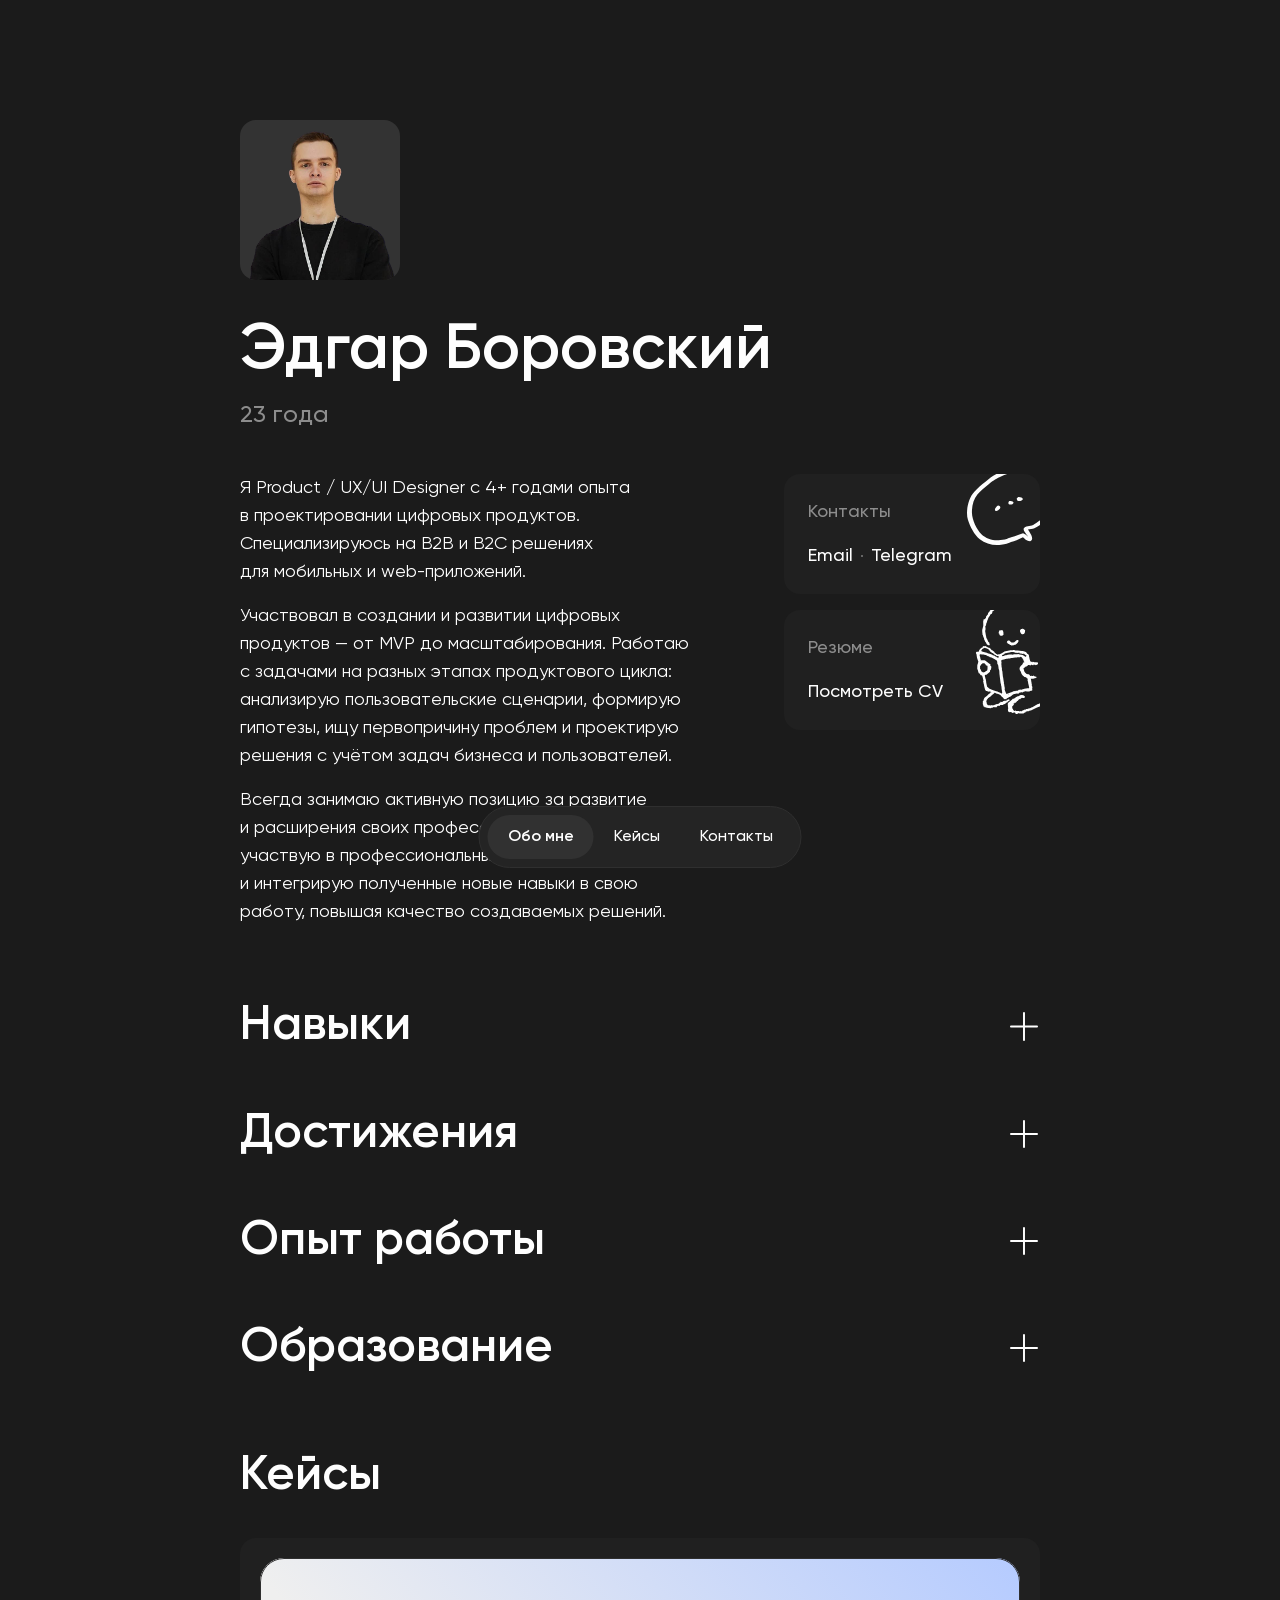
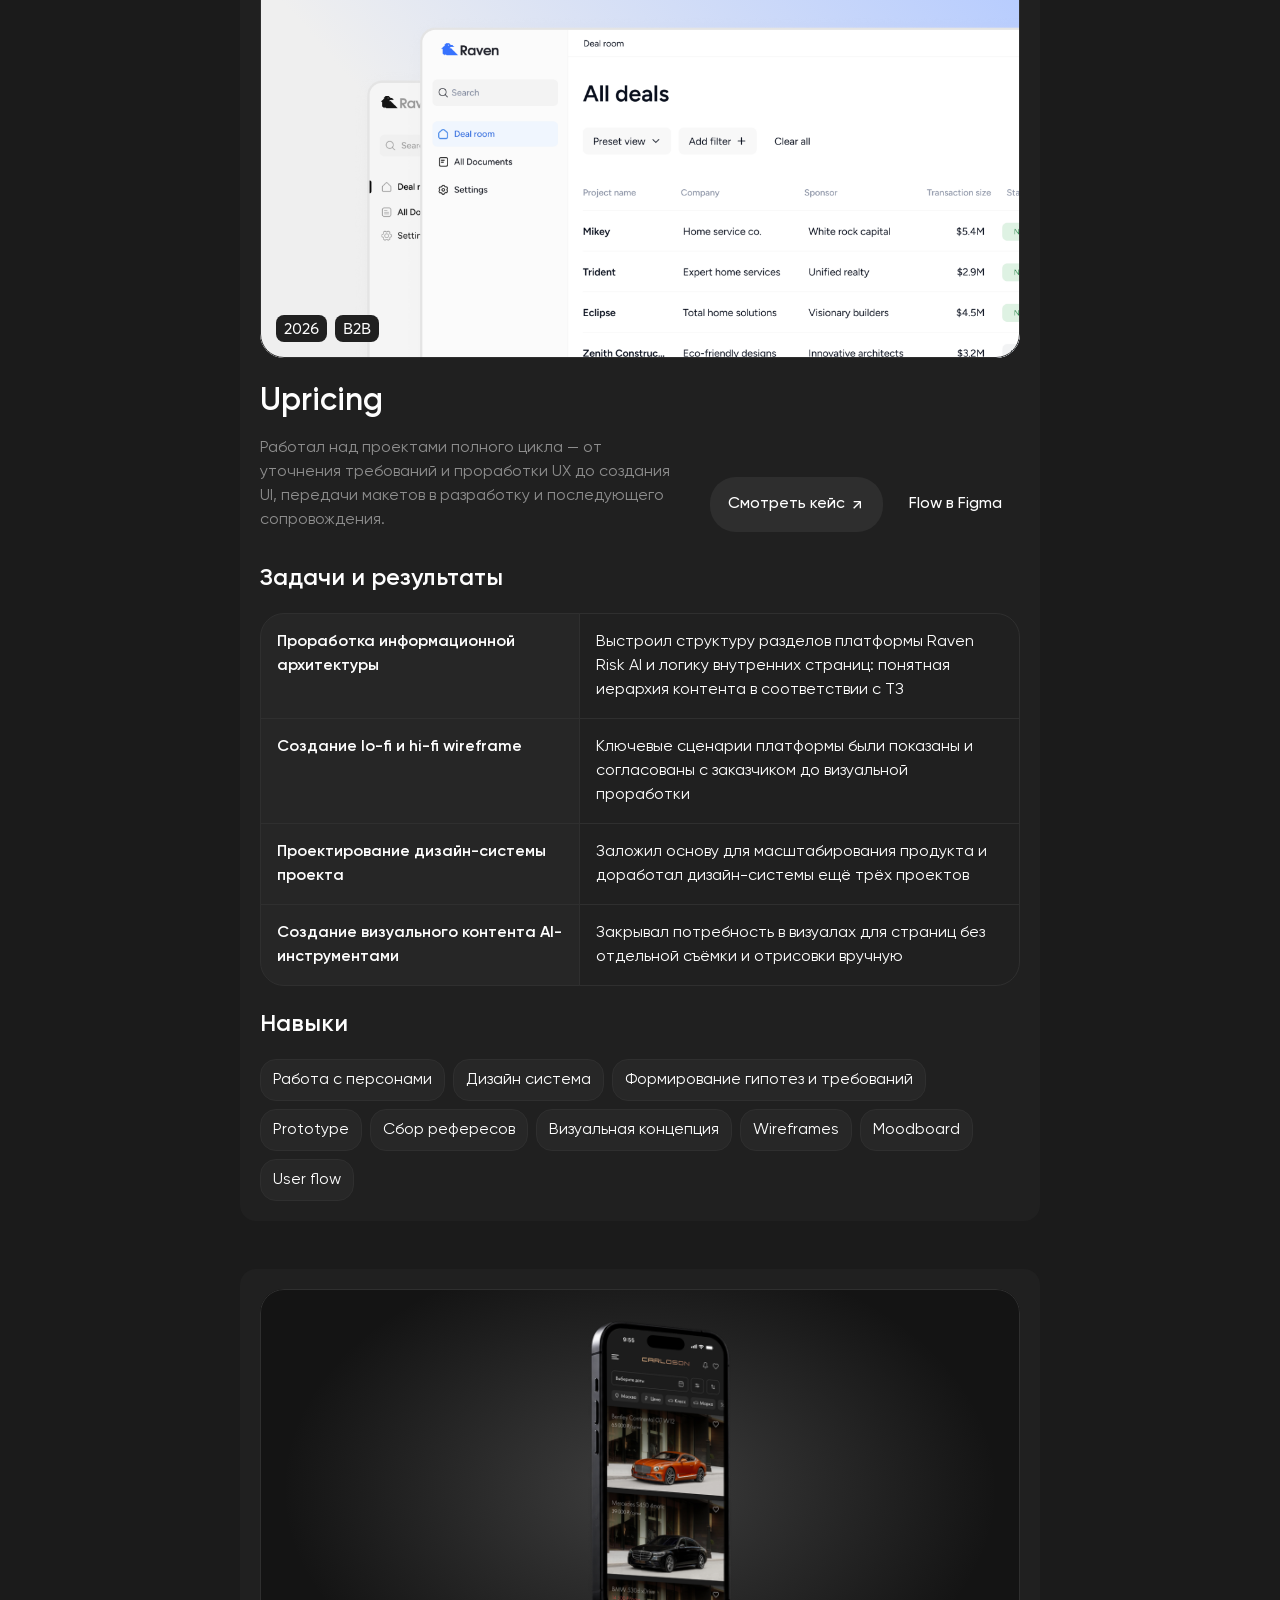
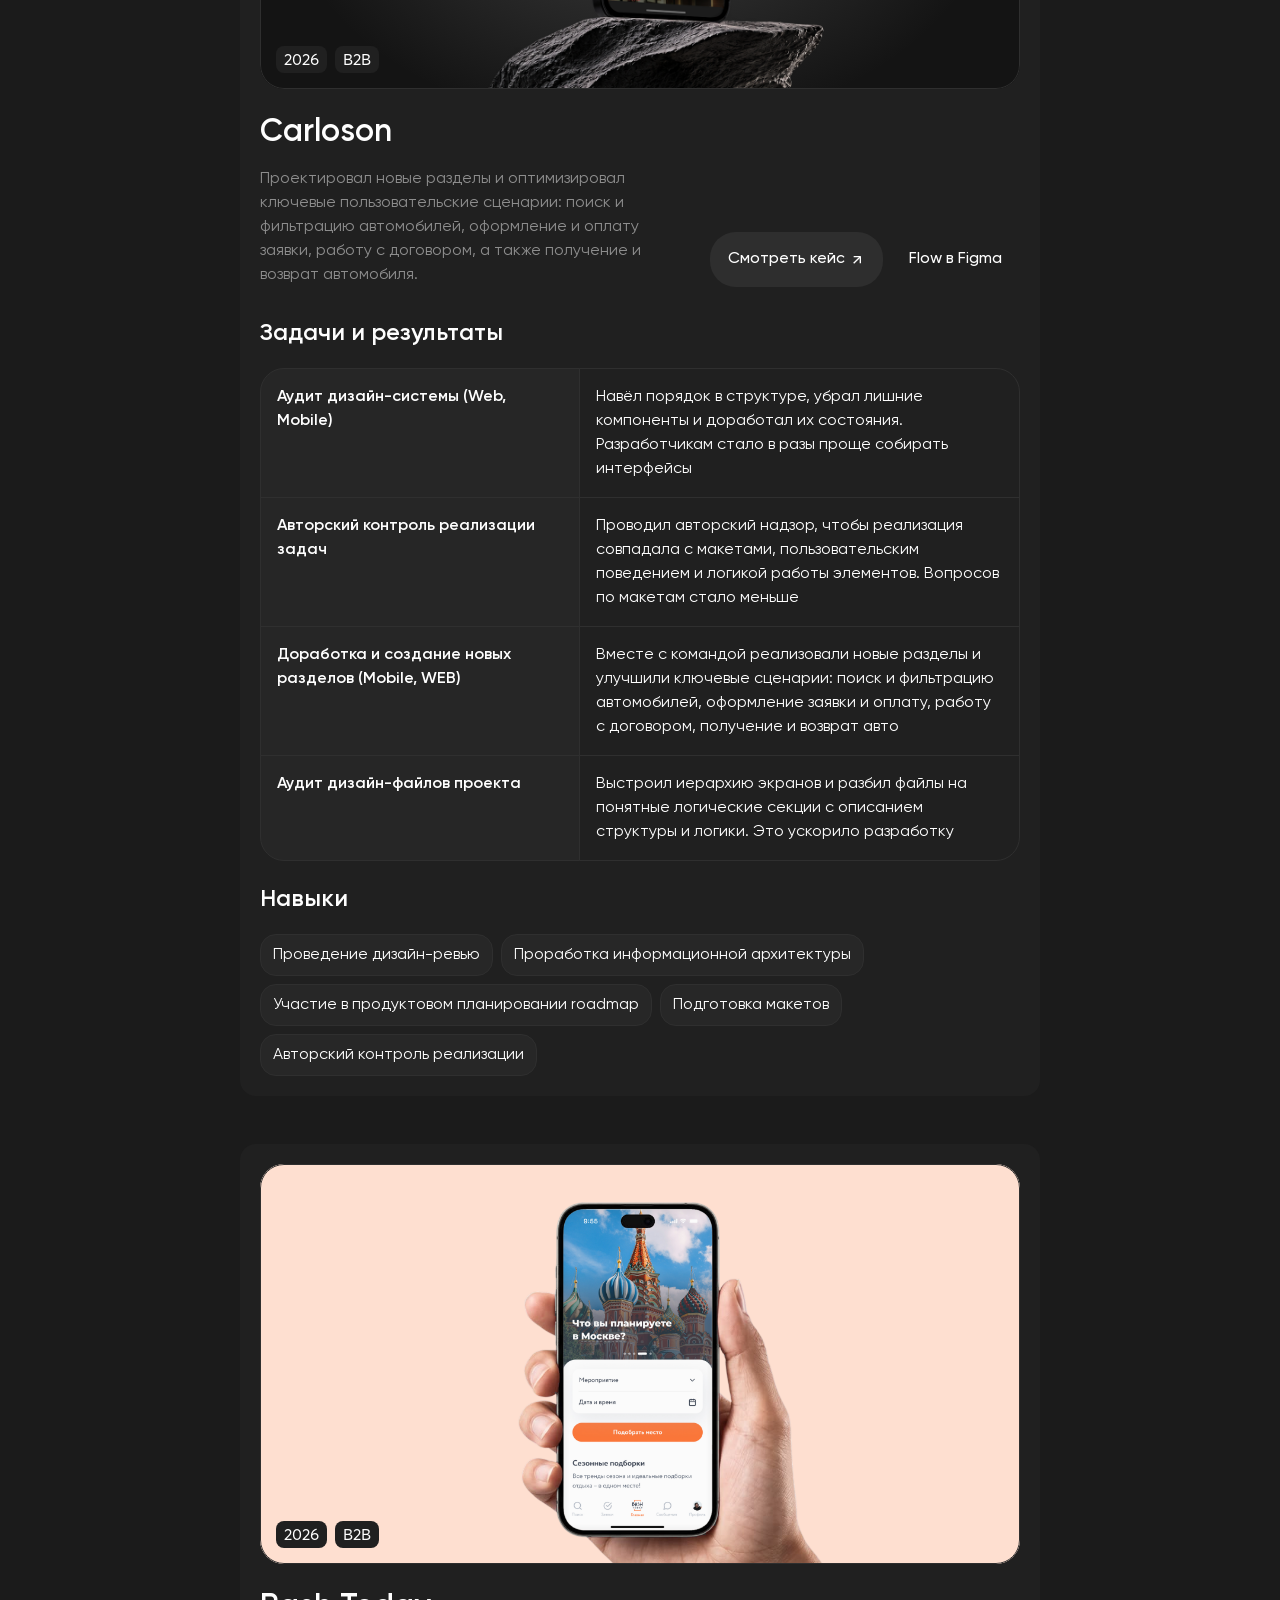
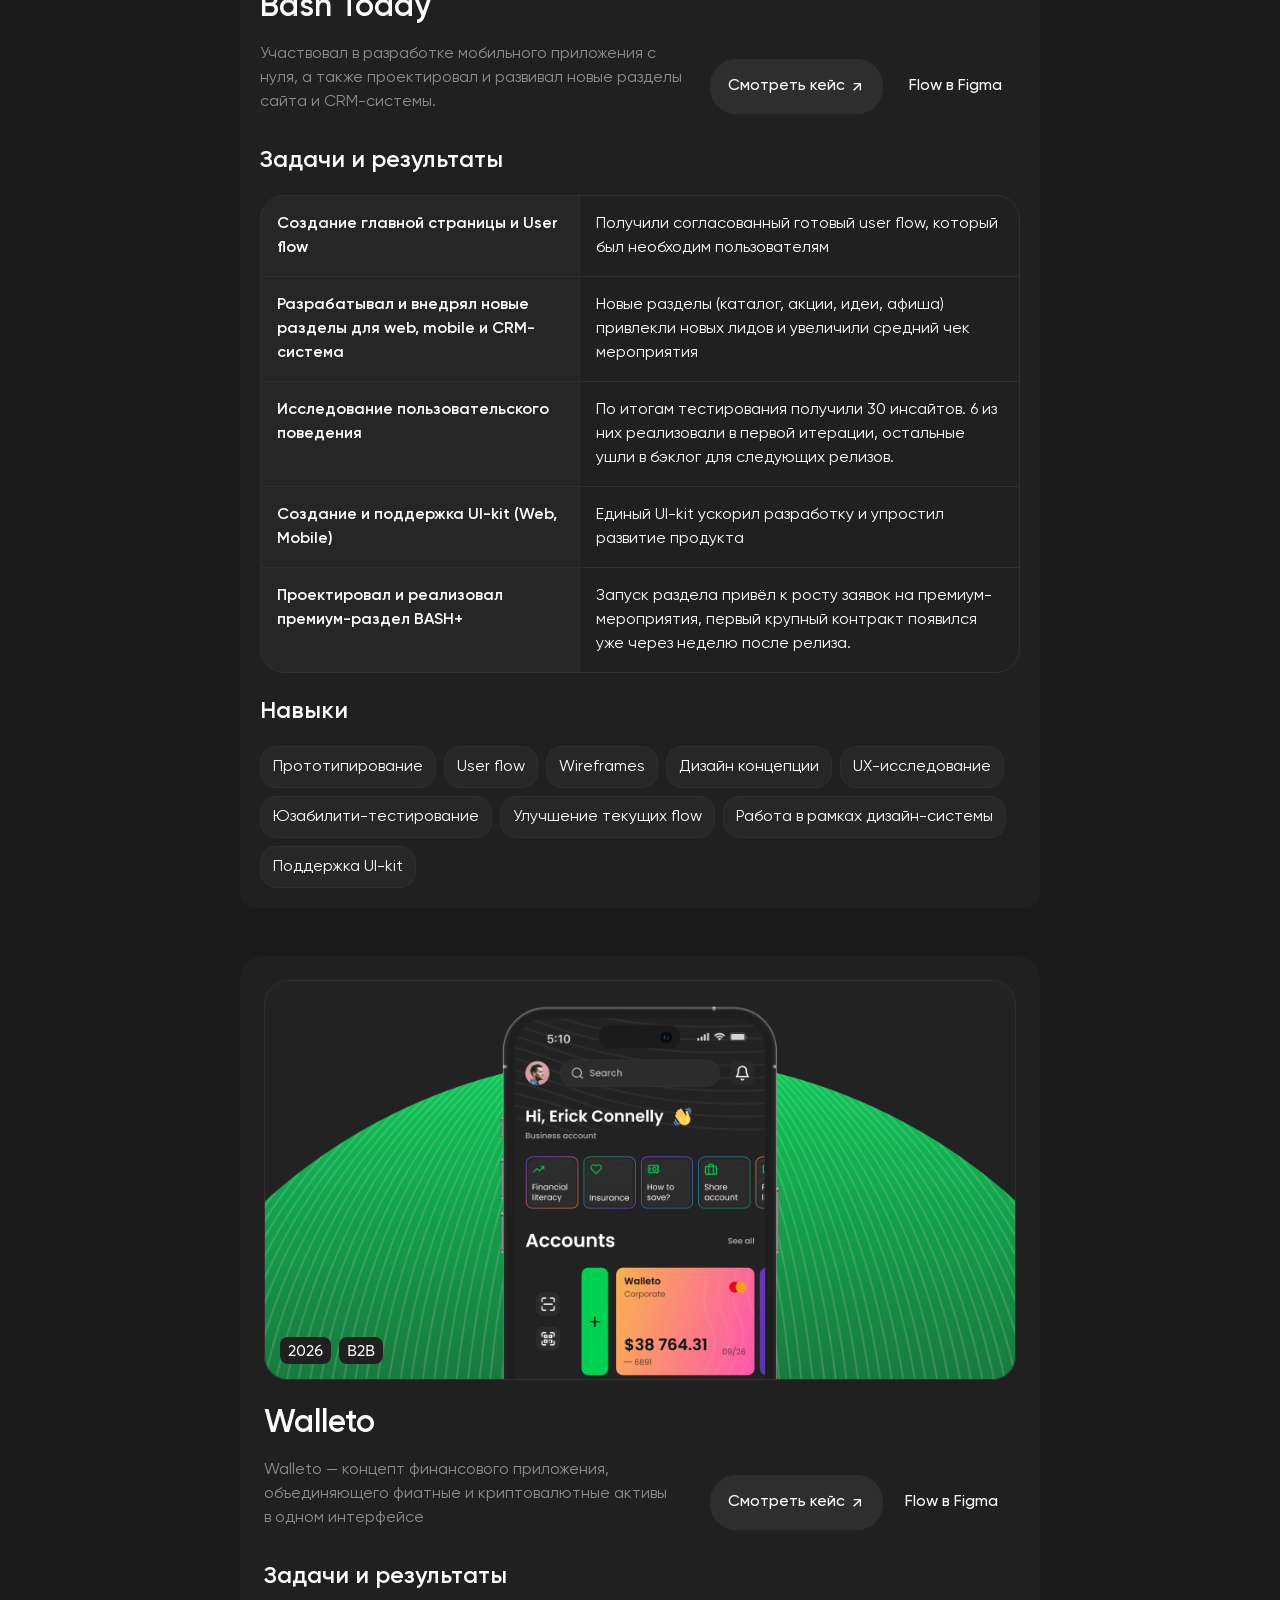
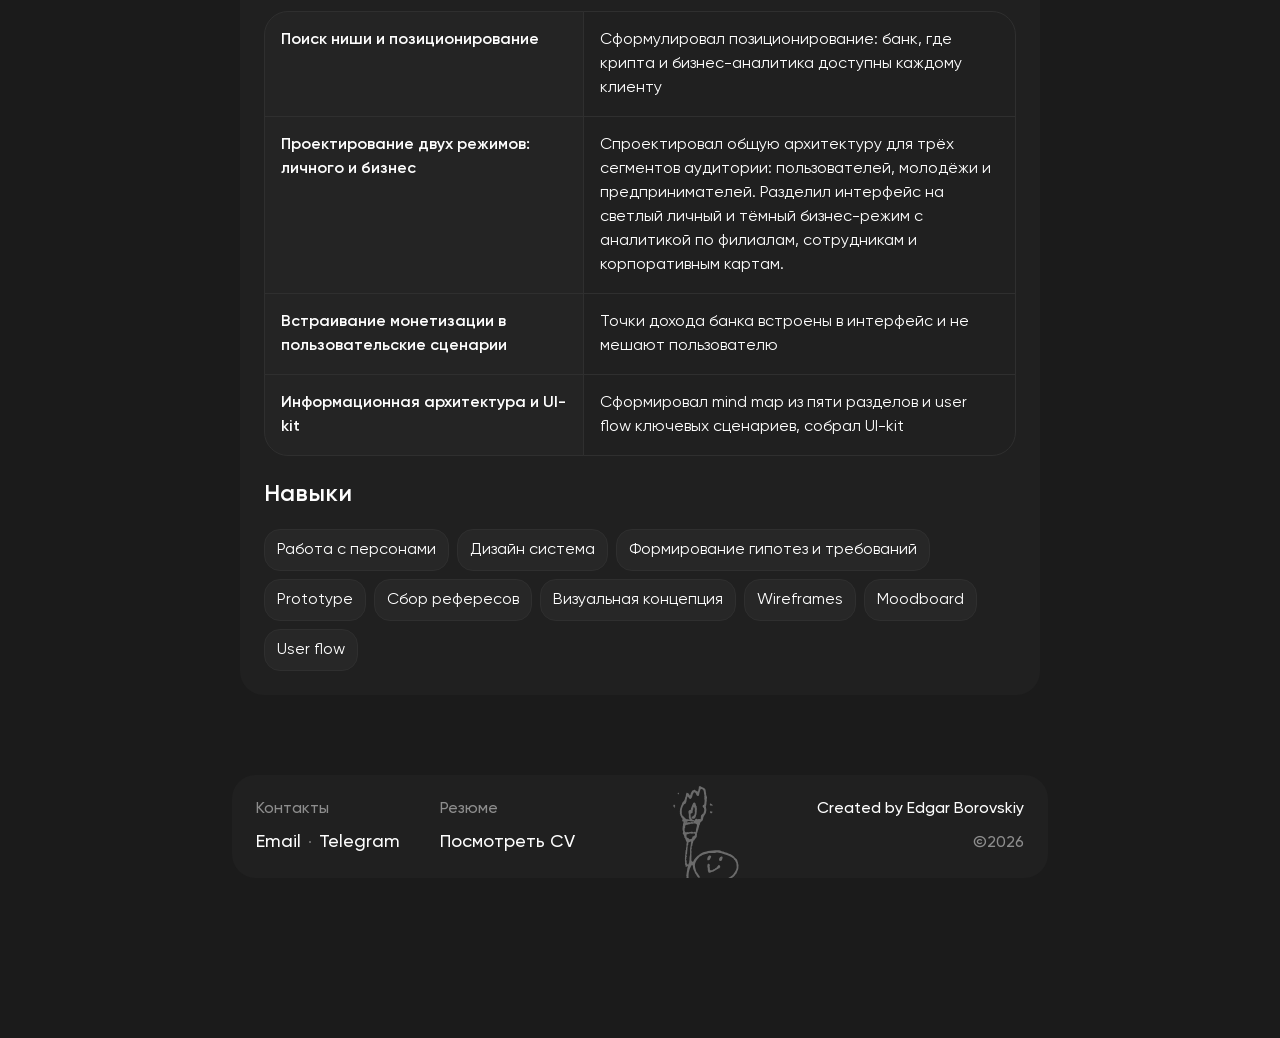
<file: index.html>
<!doctype html>
<html lang="ru">
<head>
  <meta charset="utf-8">
  <meta name="viewport" content="width=device-width, initial-scale=1, viewport-fit=cover">
  <title>Эдгар Боровский — Product / UX/UI Designer</title>
  <link rel="stylesheet" href="styles.css?v=2">
</head>
<body>
  <header class="dock">
    <nav class="nav">
      <a class="is-active" aria-current="true" href="#about">Обо мне</a>
      <a href="#cases">Кейсы</a>
      <a href="#contacts">Контакты</a>
    </nav>
  </header>

  <main class="page">
    <section class="about" id="about">
      <div class="about__head">
        <div class="avatar"><img src="assets/avatar.png" alt="Эдгар Боровский"></div>
        <h1 class="about__name">Эдгар Боровский</h1>
        <p class="about__age">23 года</p>
      </div>

      <div class="about__body">
        <div class="about__text">
          <p>Я Product / UX/UI Designer с&nbsp;4+ годами опыта <br class="wide">в&nbsp;проектировании цифровых продуктов. <br class="wide">Специализируюсь на&nbsp;B2B и&nbsp;B2C решениях <br class="wide">для&nbsp;мобильных и&nbsp;web-приложений.</p>
          <p>Участвовал в&nbsp;создании и&nbsp;развитии цифровых <br class="wide">продуктов — от&nbsp;MVP до&nbsp;масштабирования. Работаю <br class="wide">с&nbsp;задачами на&nbsp;разных этапах продуктового цикла: <br class="wide">анализирую пользовательские сценарии, формирую <br class="wide">гипотезы, ищу первопричину проблем и&nbsp;проектирую <br class="wide">решения с&nbsp;учётом задач бизнеса и&nbsp;пользователей.</p>
          <p>Всегда занимаю активную позицию за&nbsp;развитие <br class="wide">и&nbsp;расширения своих профессиональных навыков, <br class="wide">участвую в&nbsp;профессиональных мероприятиях <br class="wide">и&nbsp;интегрирую полученные новые навыки в&nbsp;свою <br class="wide">работу, повышая качество создаваемых решений.</p>
        </div>

        <aside class="aside" id="contacts">
          <div class="info-card">
            <h2 class="info-card__label">Контакты</h2>
            <div class="info-card__links">
              <a class="link" href="mailto:becker.edgar@yandex.ru">Email</a>
              <img src="assets/dot.svg" alt="" width="2" height="2">
              <a class="link" href="https://t.me/Edgar_Becker" target="_blank" rel="noopener">Telegram</a>
            </div>
            <img class="doodle doodle--contacts" src="assets/doodle-contacts-v2.svg" alt="" width="94.049561" height="77.900146">
          </div>
          <div class="info-card">
            <h2 class="info-card__label">Резюме</h2>
            <a class="info-card__cv link" href="https://drive.google.com/file/d/11G_sTwucUqttYCLiU9U9qrc6_g4dX4Le/view?usp=sharing" target="_blank" rel="noopener">Посмотреть СV</a>
            <img class="doodle doodle--resume" src="assets/doodle-resume-v2.svg" alt="" width="80.848389" height="116.000732">
          </div>
        </aside>
      </div>
    </section>

    <div class="sections">
      <section class="acc">
        <h2><button class="acc__toggle" type="button" aria-expanded="false" aria-controls="panel-skills">
          <span class="acc__title">Навыки</span>
          <span class="acc__icon" aria-hidden="true"><img class="acc__plus" src="assets/plus.svg" alt="" width="28.6667" height="28.6667"><img class="acc__minus" src="assets/minus.svg" alt="" width="28.6667" height="26.6667"></span>
        </button></h2>
        <div class="acc__panel" id="panel-skills" inert>
          <div class="acc__clip">
            <div class="acc__content abilities">
              <div class="abilities__col abilities__col--left">
                <div class="group group--ux">
                  <h3 class="group__title">UX</h3>
                  <div class="tags">
                    <ul><li>Паттерны в дизайне интерфейсов</li></ul>
                    <ul><li>Психология пользователей</li><li>Персоны</li></ul>
                    <ul><li>Исследование <br class="narrow">— количественные и качественные</li></ul>
                    <ul><li>Информационная архитектура</li><li>Wireframing</li></ul>
                    <ul><li>Работа с продуктовыми референсами</li><li>CJM</li></ul>
                    <ul><li>Простота освоения</li><li>Прототипирование</li></ul>
                    <ul><li>Usability</li><li>Консистентность</li><li>Доступность</li></ul>
                    <ul><li>Адаптивность</li><li>Пользовательские сценарии</li></ul>
                  </div>
                </div>
                <div class="group group--ds">
                  <h3 class="group__title">Дизайн системы</h3>
                  <div class="tags">
                    <ul><li>Google Material Design</li></ul>
                    <ul><li>Human Interface Guidelines</li></ul>
                    <ul><li>UberDesignSytem</li></ul>
                    <ul><li>Контур Гайды</li></ul>
                  </div>
                </div>
                <div class="group group--apps">
                  <h3 class="group__title">Работа с программами</h3>
                  <div>
                    <div class="tags">
                      <ul><li>Figma</li><li>Miro</li><li>Пакет Adobe*</li></ul>
                    </div>
                    <p class="note">*Ph,Illustrator, inDesign, AdobeXD</p>
                  </div>
                </div>
              </div>

              <div class="abilities__col abilities__col--right">
                <div class="group group--ui">
                  <h3 class="group__title">UI</h3>
                  <div class="tags">
                    <ul><li>Принципы графического дизайна</li></ul>
                    <ul><li>Работа с типографикой и верстка блоков</li></ul>
                    <ul><li>Модульные сетки</li><li>Работа с цветом</li></ul>
                    <ul><li>Фотографии</li><li>Работа с иллюстрации</li></ul>
                    <ul><li>Работа с иконками</li></ul>
                    <ul><li>Работа с визуальными референсами</li></ul>
                    <ul><li>Создание визуальных концепций</li></ul>
                  </div>
                </div>
                <div class="group group--ai group--ai">
                  <h3 class="group__title">Работа с AI - инструментами</h3>
                  <div class="subgroup">
                    <h4 class="subgroup__title">Визуальный контент</h4>
                    <div>
                      <div class="tags"><ul><li>Nano Banana Pro</li><li>Higgsfield</li></ul></div>
                      <p class="note">Фотоматериалы и видео для страниц и концепций, быстрые визуальные варианты.</p>
                    </div>
                  </div>
                  <div class="subgroup">
                    <h4 class="subgroup__title">Исследования, аналитика, прототипирование</h4>
                    <div>
                      <div class="tags"><ul><li>Perplexity</li><li>ChatGPT</li><li>Claude</li></ul></div>
                      <p class="note">Сбор информации, анализ рынка и конкурентов, структурирование данных, первоначальные варианты макетов, тексты интерфейсов.</p>
                    </div>
                  </div>
                </div>
              </div>
            </div>
          </div>
        </div>
      </section>

      <section class="acc">
        <h2><button class="acc__toggle" type="button" aria-expanded="false" aria-controls="panel-awards">
          <span class="acc__title">Достижения</span>
          <span class="acc__icon" aria-hidden="true"><img class="acc__plus" src="assets/plus.svg" alt="" width="28.6667" height="28.6667"><img class="acc__minus" src="assets/minus.svg" alt="" width="28.6667" height="26.6667"></span>
        </button></h2>
        <div class="acc__panel" id="panel-awards" inert>
          <div class="acc__clip">
            <div class="acc__content awards">
              <article class="award">
                <div class="award__main">
                  <div class="award__photo"><img src="assets/achievement-volga.png" alt="На олимпиаде Volga-IT"></div>
                  <p class="award__text">Трехкратный финалист международной <br class="wide">олимпиады <a class="link" href="https://volga-it.org/" target="_blank" rel="noopener">Volga-IT</a> по компетенции <br class="wide">Web-Design</p>
                </div>
                <ul class="years"><li>2021</li><li>2022</li><li>2024</li></ul>
              </article>
              <article class="award">
                <div class="award__main">
                  <div class="award__art"><img src="assets/achievement-hackathon.svg" alt="" width="239.065" height="223.522"></div>
                  <p class="award__text">Участник Hackathon</p>
                </div>
                <ul class="years"><li>2021</li><li>2022</li></ul>
              </article>
            </div>
          </div>
        </div>
      </section>

      <section class="acc">
        <h2><button class="acc__toggle" type="button" aria-expanded="false" aria-controls="panel-work">
          <span class="acc__title">Опыт работы</span>
          <span class="acc__icon" aria-hidden="true"><img class="acc__plus" src="assets/plus.svg" alt="" width="28.6667" height="28.6667"><img class="acc__minus" src="assets/minus.svg" alt="" width="28.6667" height="26.6667"></span>
        </button></h2>
        <div class="acc__panel" id="panel-work" inert>
          <div class="acc__clip">
            <div class="acc__content jobs">
              <article class="job job--first">
                <div class="job__body">
                  <div class="job__head">
                    <div class="logo logo--uprising"><img src="assets/logo-uprising.png" alt=""></div>
                    <div>
                      <h3 class="job__name">Uprcing.Agency</h3>
                      <p class="job__dates">Сентябрь 2025 — Сентябрь 2026 (1 год 1 месяц)</p>
                    </div>
                  </div>
                  <p>Uprising Agency — международное агентство, специализирующееся на брендинге, веб-<br class="wide">дизайне, разработке цифровых продуктов и создании решений для стартапов. Работал <br class="wide">над проектами полного цикла — от уточнения требований и проработки UX до <br class="wide">создания UI, передачи макетов в разработку и последующего сопровождения.</p>
                  <div class="job__results">
                    <p>Ключевые достижения:</p>
                    <ul>
                      <li>С нуля спроектировал B2B SaaS-платформу Raven Risk AI;</li>
                      <li>Довёл платформу Raven Risk AI до реализации: после авторского аудита <br class="wide">разработки продукт был принят заказчиком в две итерации;</li>
                      <li>Параллельно вел 3 проекта, дорабатывая и масштабируя их дизайн-системы.</li>
                    </ul>
                  </div>
                </div>
                <a class="button button--filled" href="upricing.html" data-case>Смотреть кейс <img src="assets/arrow-up-right.svg" alt="" width="16" height="16"></a>
              </article>

              <article class="job">
                <div class="job__body">
                  <div class="job__head">
                    <div class="logo logo--carloson"><img src="assets/logo-carloson.png" alt=""></div>
                    <div>
                      <h3 class="job__name">Carloson Club</h3>
                      <p class="job__dates">Август 2024 — Сентябрь 2025 (1 год и 2 месяца)</p>
                    </div>
                  </div>
                  <p>Работал в Carloson Club — платформа для премиальной аренды автомобилей онлайн. <br class="wide">Проектировал новые разделы и оптимизировал ключевые пользовательские сценарии: <br class="wide">поиск и фильтрацию автомобилей, оформление и оплату заявки, работу с договором, а <br class="wide">также получение и возврат автомобиля.</p>
                  <div class="job__results">
                    <p>Ключевые достижения:</p>
                    <ul>
                      <li>Сформированная информационная архитектура проекта позволила выстроить <br class="wide">структуру разделов и сократить количество шагов до ключевых действий;</li>
                      <li>Переработанные сценарий фильтрации позволили сократить время на поиск <br class="wide">нужного автомобиля за счёт реализованных гипотез;</li>
                      <li>Проведённые дизайн- аудиты позволил увеличить скорость разработки и снизили <br class="wide">кол-во вопросов по макетам.</li>
                    </ul>
                  </div>
                </div>
                <a class="button button--filled" href="#">Смотреть кейс <img src="assets/arrow-up-right.svg" alt="" width="16" height="16"></a>
              </article>

              <article class="job">
                <div class="job__body">
                  <div class="job__head">
                    <div class="logo logo--bash"><img src="assets/logo-bash.png" alt=""></div>
                    <div>
                      <h3 class="job__name">Bash Today</h3>
                      <p class="job__dates">Июнь 2022 — Август 2024 (2 года и 3 месяца)</p>
                    </div>
                  </div>
                  <p>Работал над развитием Bash Today — онлайн-маркетплейса площадок для проведения <br class="wide">мероприятий, работающего в B2B и B2C сегментах. Участвовал в разработке <br class="wide">мобильного приложения с нуля, а также проектировал и развивал новые разделы <br class="wide">сайта и CRM-системы.</p>
                  <div class="job__results">
                    <p>Ключевые достижения:</p>
                    <ul>
                      <li>Внедрение новых и доработка существующих разделов: Каталог, акции, идеи, <br class="wide">афиша позволило привлечь новых лидов и увеличить средний чек мероприятия;</li>
                      <li>Запуск премиум-раздела BASH+ привёл к росту заявок на проведение мероприятий <br class="wide">высокого уровня и заключению крупного контракта уже через неделю после релиза</li>
                      <li>Участвовал в разработке бонусной системы, проектировал UX-сценарии: <br class="wide">онбординг, получение и использование бонусов, а также реферальный сценарий <br class="wide">в соответствии с требованиями;</li>
                      <li>Довёл до релиза мобильное приложения в App Store и Google Play;</li>
                    </ul>
                  </div>
                </div>
                <a class="button button--filled" href="#">Смотреть кейс <img src="assets/arrow-up-right.svg" alt="" width="16" height="16"></a>
              </article>
            </div>
          </div>
        </div>
      </section>

      <section class="acc">
        <h2><button class="acc__toggle" type="button" aria-expanded="false" aria-controls="panel-study">
          <span class="acc__title">Образование</span>
          <span class="acc__icon" aria-hidden="true"><img class="acc__plus" src="assets/plus.svg" alt="" width="28.6667" height="28.6667"><img class="acc__minus" src="assets/minus.svg" alt="" width="28.6667" height="26.6667"></span>
        </button></h2>
        <div class="acc__panel" id="panel-study" inert>
          <div class="acc__clip">
            <div class="acc__content study">
              <article class="study__card study__card--main">
                <h3 class="study__title">Среднее профессиональное</h3>
                <div class="study__college">
                  <div class="logo logo--college" aria-hidden="true">
                    <span class="part part--0"><img src="assets/college-0.svg" alt=""></span>
                    <span class="part part--1"><img src="assets/college-1.svg" alt=""></span>
                    <span class="part part--2"><img src="assets/college-2.svg" alt=""></span>
                    <span class="part part--3"><img src="assets/college-3.svg" alt=""></span>
                    <span class="part part--4"><img src="assets/college-4.svg" alt=""></span>
                    <span class="part part--5"><img src="assets/college-5.svg" alt=""></span>
                    <span class="part part--6"><img src="assets/college-6.svg" alt=""></span>
                    <span class="part part--7"><img src="assets/college-7.svg" alt=""></span>
                  </div>
                  <a class="study__link link" href="https://spo35-vksiit.gosuslugi.ru/" target="_blank" rel="noopener">Вологодский колледж связи <br>и информационных технологий</a>
                  <p>В Июне 2023 года получил диплом об окончании <br class="wide">средне-специального образования по профилю <br class="wide">Информационные системы и программирование, <br class="wide">разработчик веб и мультимедийных приложений.</p>
                </div>
                <p class="study__date">Сентябрь 2019 — Июль 2023 <br class="narrow">(3 года 10 месяцев)</p>
              </article>
              <article class="study__card study__card--extra">
                <h3 class="study__title">Дополнительное обучение</h3>
                <ul class="courses">
                  <li>
                    <div class="logo logo--disarto"><img src="assets/logo-disarto.png" alt=""></div>
                    <div class="course">
                      <p class="course__row"><span class="course__name">UX/UI Designer</span> <span class="course__date">Май 2023</span></p>
                      <a class="course__school" href="https://www.youtube.com/channel/UCZQclF2l8YE-gSqIbjGlkUg" target="_blank" rel="noopener">Disarto.Academy</a>
                    </div>
                  </li>
                  <li>
                    <div class="logo logo--figma"><img src="assets/logo-figma.png" alt=""></div>
                    <div class="course">
                      <p class="course__row"><span class="course__name">Super Figma</span> <span class="course__date">Декабрь 2021</span></p>
                      <a class="course__school" href="https://cloudlessons.ru/v/400/" target="_blank" rel="noopener">VideoSmile</a>
                    </div>
                  </li>
                </ul>
              </article>
            </div>
          </div>
        </div>
      </section>
    </div>

    <section id="cases">
      <h2 class="cases__title">Кейсы</h2>
      <div class="cases__list">
      <article class="case">
        <div class="case__top">
          <div class="cover cover--upricing">
            <img src="assets/cover-upricing.png" alt="Экран проекта Upricing">
            <ul class="cover__tags">
              <li>2026</li>
              <li>B2B</li>
            </ul>
          </div>
          <div class="case__info">
            <div class="case__about">
              <h3 class="case__name">Upricing</h3>
              <p class="case__desc">Работал над проектами полного цикла — от уточнения требований и проработки UX до создания UI, передачи макетов в разработку и последующего сопровождения.</p>
            </div>
            <div class="case__buttons">
              <a class="button button--filled" href="upricing.html" data-case>
                Смотреть кейс
                <img src="assets/arrow-up-right.svg" alt="" width="16" height="16">
              </a>
              <a class="button button--flow" href="#">Flow в Figma</a>
            </div>
          </div>
        </div>
        <div class="case__details">
          <div class="block">
            <h4 class="block__title">Задачи и результаты</h4>
            <div class="table-wrap">
              <ul class="table">
              <li class="table__row">
                <p class="table__task">Проработка информационной архитектуры</p>
                <p class="table__result">Выстроил структуру разделов платформы Raven Risk AI и логику внутренних страниц: понятная иерархия контента в соответствии с ТЗ</p>
              </li>
              <li class="table__row">
                <p class="table__task">Создание lo-fi и hi-fi wireframe</p>
                <p class="table__result">Ключевые сценарии платформы были показаны и согласованы с заказчиком до визуальной проработки</p>
              </li>
              <li class="table__row">
                <p class="table__task">Проектирование дизайн-системы проекта</p>
                <p class="table__result">Заложил основу для масштабирования продукта и доработал дизайн-системы ещё трёх проектов</p>
              </li>
              <li class="table__row">
                <p class="table__task">Создание визуального контента AI-инструментами</p>
                <p class="table__result">Закрывал потребность в визуалах для страниц без отдельной съёмки и отрисовки вручную</p>
              </li>
              </ul>
              <button class="button button--filled table-more" type="button" aria-expanded="false" data-more="Посмотреть ещё 2 задачи">Посмотреть ещё 2 задачи</button>
            </div>
          </div>
          <div class="block">
            <h4 class="block__title">Навыки</h4>
            <ul class="skills">
              <li>Работа с персонами</li>
              <li>Дизайн система</li>
              <li>Формирование гипотез и требований</li>
              <li>Prototype</li>
              <li>Сбор рефересов</li>
              <li>Визуальная концепция</li>
              <li>Wireframes</li>
              <li>Moodboard</li>
              <li>User flow</li>
            </ul>
          </div>
        </div>
      </article>

      <article class="case">
        <div class="case__top">
          <div class="cover cover--carloson">
            <img src="assets/cover-carloson.png" alt="Экран проекта Carloson">
            <ul class="cover__tags">
              <li>2026</li>
              <li>B2B</li>
            </ul>
          </div>
          <div class="case__info">
            <div class="case__about">
              <h3 class="case__name">Carloson</h3>
              <p class="case__desc">Проектировал новые разделы и оптимизировал ключевые пользовательские сценарии: поиск и фильтрацию автомобилей, оформление и оплату заявки, работу с договором, а также получение и возврат автомобиля.</p>
            </div>
            <div class="case__buttons">
              <a class="button button--filled" href="#">
                Смотреть кейс
                <img src="assets/arrow-up-right.svg" alt="" width="16" height="16">
              </a>
              <a class="button button--flow" href="#">Flow в Figma</a>
            </div>
          </div>
        </div>
        <div class="case__details">
          <div class="block">
            <h4 class="block__title">Задачи и результаты</h4>
            <div class="table-wrap">
              <ul class="table">
              <li class="table__row">
                <p class="table__task">Аудит дизайн-системы (Web, Mobile)</p>
                <p class="table__result">Навёл порядок в структуре, убрал лишние компоненты и доработал их состояния. Разработчикам стало в разы проще собирать интерфейсы</p>
              </li>
              <li class="table__row">
                <p class="table__task">Авторский контроль реализации задач</p>
                <p class="table__result">Проводил авторский надзор, чтобы реализация совпадала с макетами, пользовательским поведением и логикой работы элементов. Вопросов по макетам стало меньше</p>
              </li>
              <li class="table__row">
                <p class="table__task">Доработка и создание новых разделов (Mobile, WEB)</p>
                <p class="table__result">Вместе с командой реализовали новые разделы и улучшили ключевые сценарии: поиск и фильтрацию автомобилей, оформление заявки и оплату, работу с договором, получение и возврат авто</p>
              </li>
              <li class="table__row">
                <p class="table__task">Аудит дизайн-файлов проекта</p>
                <p class="table__result">Выстроил иерархию экранов и разбил файлы на понятные логические секции с описанием структуры и логики. Это ускорило разработку</p>
              </li>
              </ul>
              <button class="button button--filled table-more" type="button" aria-expanded="false" data-more="Посмотреть ещё 2 задачи">Посмотреть ещё 2 задачи</button>
            </div>
          </div>
          <div class="block">
            <h4 class="block__title">Навыки</h4>
            <ul class="skills">
              <li>Проведение дизайн-ревью</li>
              <li>Проработка информационной архитектуры</li>
              <li>Участие в продуктовом планировании roadmap</li>
              <li>Подготовка макетов</li>
              <li>Авторский контроль реализации</li>
            </ul>
          </div>
        </div>
      </article>

      <article class="case">
        <div class="case__top">
          <div class="cover cover--bash">
            <img src="assets/cover-bash-today.png" alt="Экран проекта Bash Today">
            <ul class="cover__tags">
              <li>2026</li>
              <li>B2B</li>
            </ul>
          </div>
          <div class="case__info">
            <div class="case__about">
              <h3 class="case__name">Bash Today</h3>
              <p class="case__desc">Участвовал в разработке мобильного приложения с нуля, а также проектировал и развивал новые разделы сайта и CRM-системы.</p>
            </div>
            <div class="case__buttons">
              <a class="button button--filled" href="#">
                Смотреть кейс
                <img src="assets/arrow-up-right.svg" alt="" width="16" height="16">
              </a>
              <a class="button button--flow" href="#">Flow в Figma</a>
            </div>
          </div>
        </div>
        <div class="case__details">
          <div class="block">
            <h4 class="block__title">Задачи и результаты</h4>
            <div class="table-wrap">
              <ul class="table">
              <li class="table__row">
                <p class="table__task">Создание главной страницы и User flow</p>
                <p class="table__result">Получили согласованный готовый user flow, который был необходим пользователям</p>
              </li>
              <li class="table__row">
                <p class="table__task">Разрабатывал и внедрял новые разделы для web, mobile и CRM-система</p>
                <p class="table__result">Новые разделы (каталог, акции, идеи, афиша) привлекли новых лидов и увеличили средний чек мероприятия</p>
              </li>
              <li class="table__row">
                <p class="table__task">Исследование пользовательского поведения</p>
                <p class="table__result">По итогам тестирования получили 30 инсайтов. 6 из них реализовали в первой итерации, остальные ушли в бэклог для следующих релизов.</p>
              </li>
              <li class="table__row">
                <p class="table__task">Создание и поддержка UI-kit (Web, Mobile)</p>
                <p class="table__result">Единый UI-kit ускорил разработку и упростил развитие продукта</p>
              </li>
              <li class="table__row">
                <p class="table__task">Проектировал и реализовал премиум-раздел BASH+</p>
                <p class="table__result">Запуск раздела привёл к росту заявок на премиум-мероприятия, первый крупный контракт появился уже через неделю после релиза.</p>
              </li>
              </ul>
              <button class="button button--filled table-more" type="button" aria-expanded="false" data-more="Посмотреть ещё 3 задачи">Посмотреть ещё 3 задачи</button>
            </div>
          </div>
          <div class="block">
            <h4 class="block__title">Навыки</h4>
            <ul class="skills">
              <li>Прототипирование</li>
              <li>User flow</li>
              <li>Wireframes</li>
              <li>Дизайн концепции</li>
              <li>UX-исследование</li>
              <li>Юзабилити-тестирование</li>
              <li>Улучшение текущих flow</li>
              <li>Работа в рамках дизайн-системы</li>
              <li>Поддержка UI-kit</li>
            </ul>
          </div>
        </div>
      </article>

      <article class="case case--walleto">
        <div class="case__top">
          <div class="cover cover--walleto">
            <img src="assets/cover-walleto.png" alt="Экран проекта Walleto">
            <ul class="cover__tags">
              <li>2026</li>
              <li>B2B</li>
            </ul>
          </div>
          <div class="case__info">
            <div class="case__about">
              <h3 class="case__name">Walleto</h3>
              <p class="case__desc">Walleto — концепт финансового приложения, объединяющего фиатные и криптовалютные активы <br class="wide">в одном интерфейсе</p>
            </div>
            <div class="case__buttons">
              <a class="button button--filled" href="#">
                Смотреть кейс
                <img src="assets/arrow-up-right.svg" alt="" width="16" height="16">
              </a>
              <a class="button button--flow" href="#">Flow в Figma</a>
            </div>
          </div>
        </div>
        <div class="case__details">
          <div class="block">
            <h4 class="block__title">Задачи и результаты</h4>
            <div class="table-wrap">
              <ul class="table">
              <li class="table__row">
                <p class="table__task">Поиск ниши и позиционирование</p>
                <p class="table__result">Сформулировал позиционирование: банк, где крипта и бизнес-аналитика доступны каждому клиенту</p>
              </li>
              <li class="table__row">
                <p class="table__task">Проектирование двух режимов: личного и бизнес</p>
                <p class="table__result">Спроектировал общую архитектуру для трёх сегментов аудитории: пользователей, молодёжи и предпринимателей. Разделил интерфейс на светлый личный и тёмный бизнес-режим с аналитикой по филиалам, сотрудникам и корпоративным картам.</p>
              </li>
              <li class="table__row">
                <p class="table__task">Встраивание монетизации в пользовательские сценарии</p>
                <p class="table__result">Точки дохода банка встроены в интерфейс и не мешают пользователю</p>
              </li>
              <li class="table__row">
                <p class="table__task">Информационная архитектура и UI-kit</p>
                <p class="table__result">Сформировал mind map из пяти разделов и user flow ключевых сценариев, собрал UI-kit</p>
              </li>
              </ul>
              <button class="button button--filled table-more" type="button" aria-expanded="false" data-more="Посмотреть ещё 2 задачи">Посмотреть ещё 2 задачи</button>
            </div>
          </div>
          <div class="block">
            <h4 class="block__title">Навыки</h4>
            <ul class="skills">
              <li>Работа с персонами</li>
              <li>Дизайн система</li>
              <li>Формирование гипотез и требований</li>
              <li>Prototype</li>
              <li>Сбор рефересов</li>
              <li>Визуальная концепция</li>
              <li>Wireframes</li>
              <li>Moodboard</li>
              <li>User flow</li>
            </ul>
          </div>
        </div>
      </article>
      </div>
    </section>
  </main>

  <footer class="footer">
    <div class="footer__card">
      <div class="footer__links">
        <div class="footer__col">
          <p class="footer__label">Контакты</p>
          <div class="footer__row">
            <a class="link" href="mailto:becker.edgar@yandex.ru">Email</a>
            <img src="assets/dot.svg" alt="" width="2" height="2">
            <a class="link" href="https://t.me/Edgar_Becker" target="_blank" rel="noopener">Telegram</a>
          </div>
        </div>
        <div class="footer__col">
          <p class="footer__label">Резюме</p>
          <div class="footer__row"><a class="link" href="https://drive.google.com/file/d/11G_sTwucUqttYCLiU9U9qrc6_g4dX4Le/view?usp=sharing" target="_blank" rel="noopener">Посмотреть СV</a></div>
        </div>
      </div>
      <div class="footer__sign">
        <p>Created by Edgar Borovskiy</p>
        <p class="footer__year">©2026</p>
      </div>
      <picture>
        <source media="(max-width: 839px)" srcset="assets/doodle-footer-mobile.svg" width="176" height="176">
        <img class="footer__doodle" src="assets/doodle-footer.svg" alt="" width="130" height="130">
      </picture>
    </div>
  </footer>
  <script src="script.js?v=2"></script>
</body>
</html>
</file>
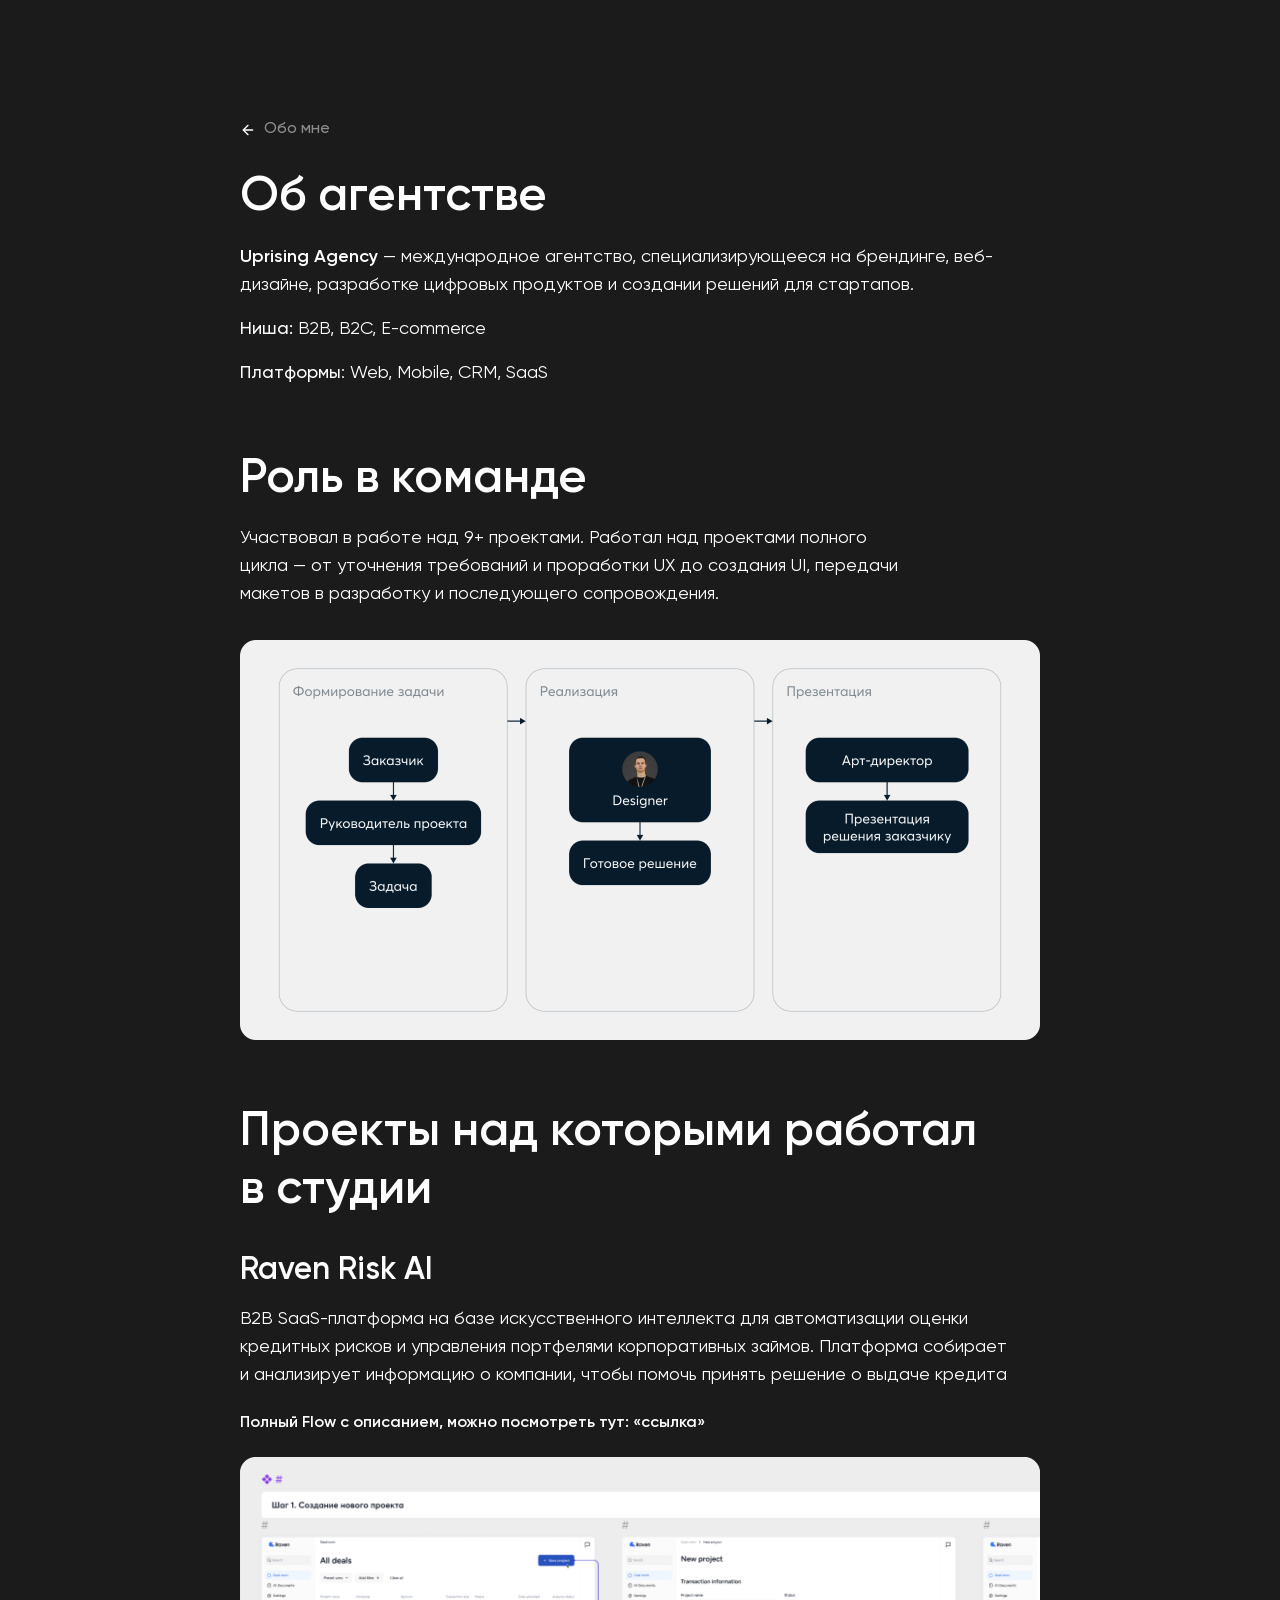
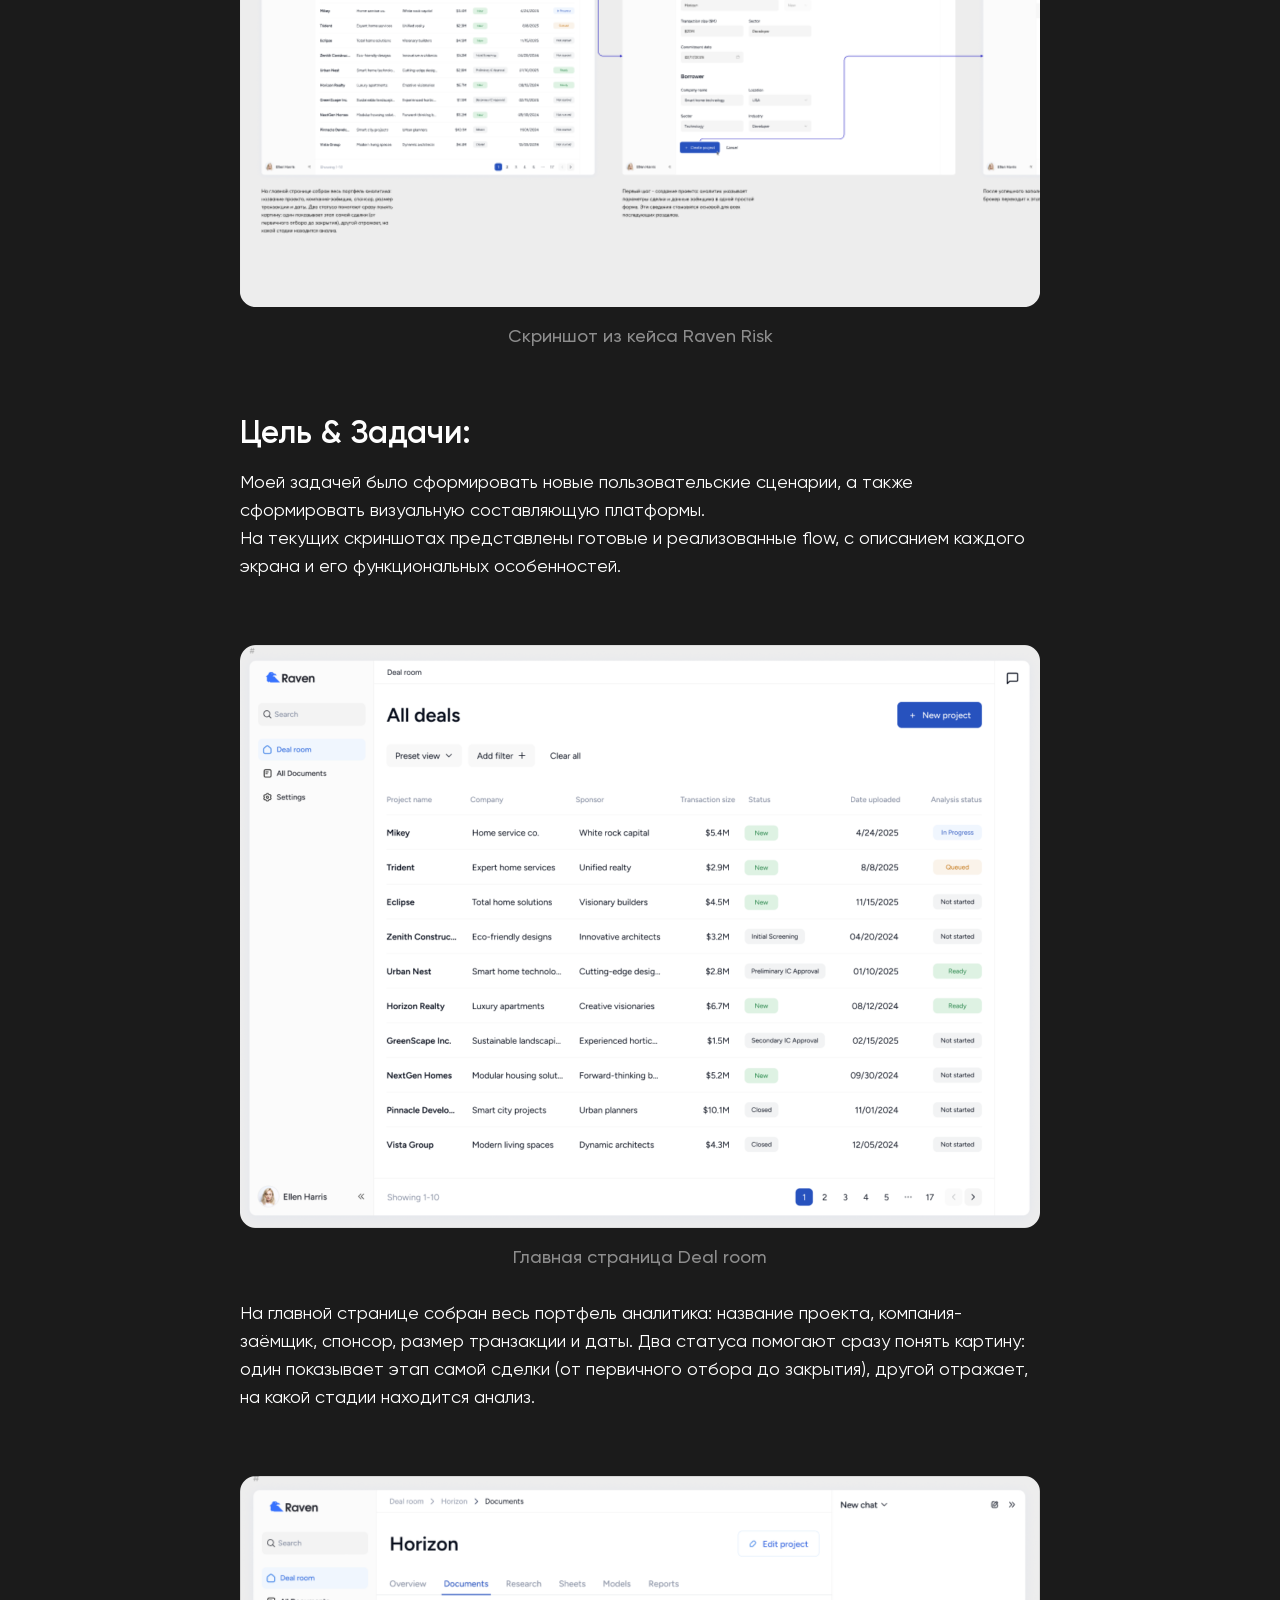
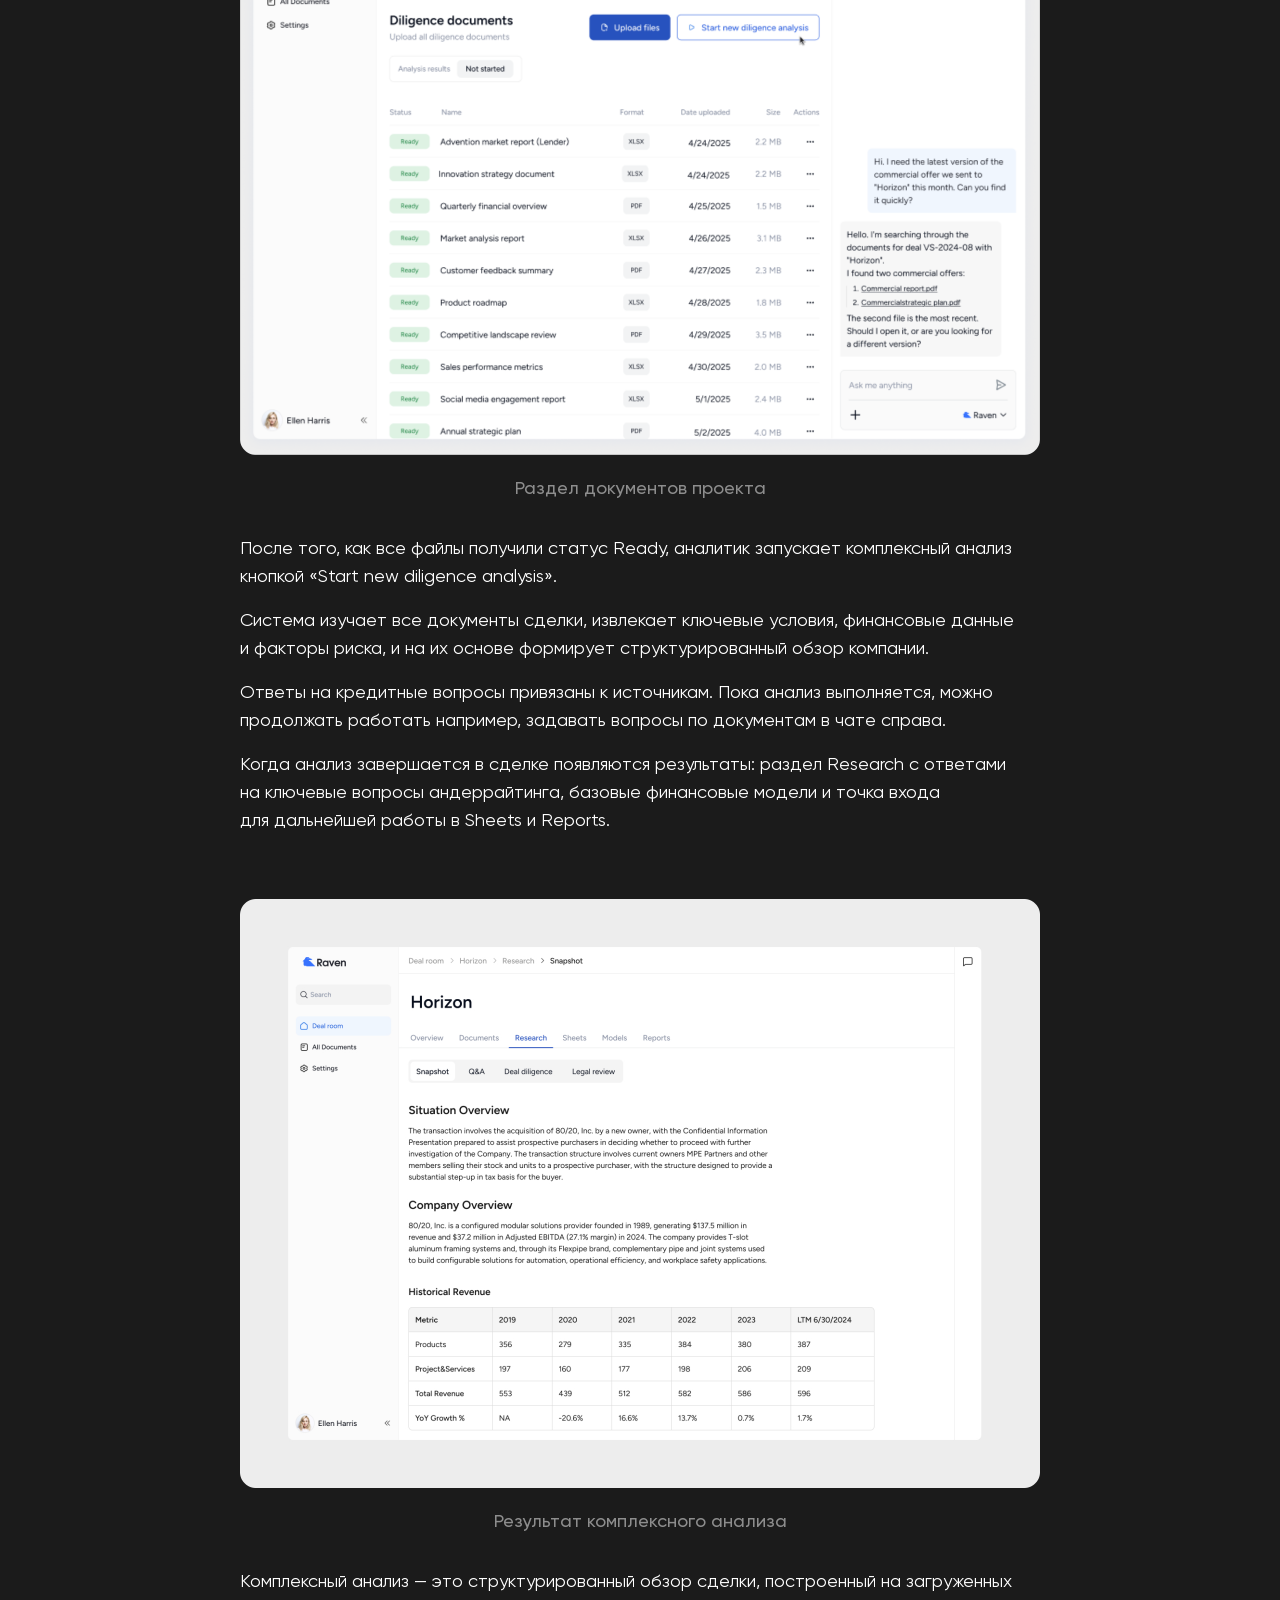
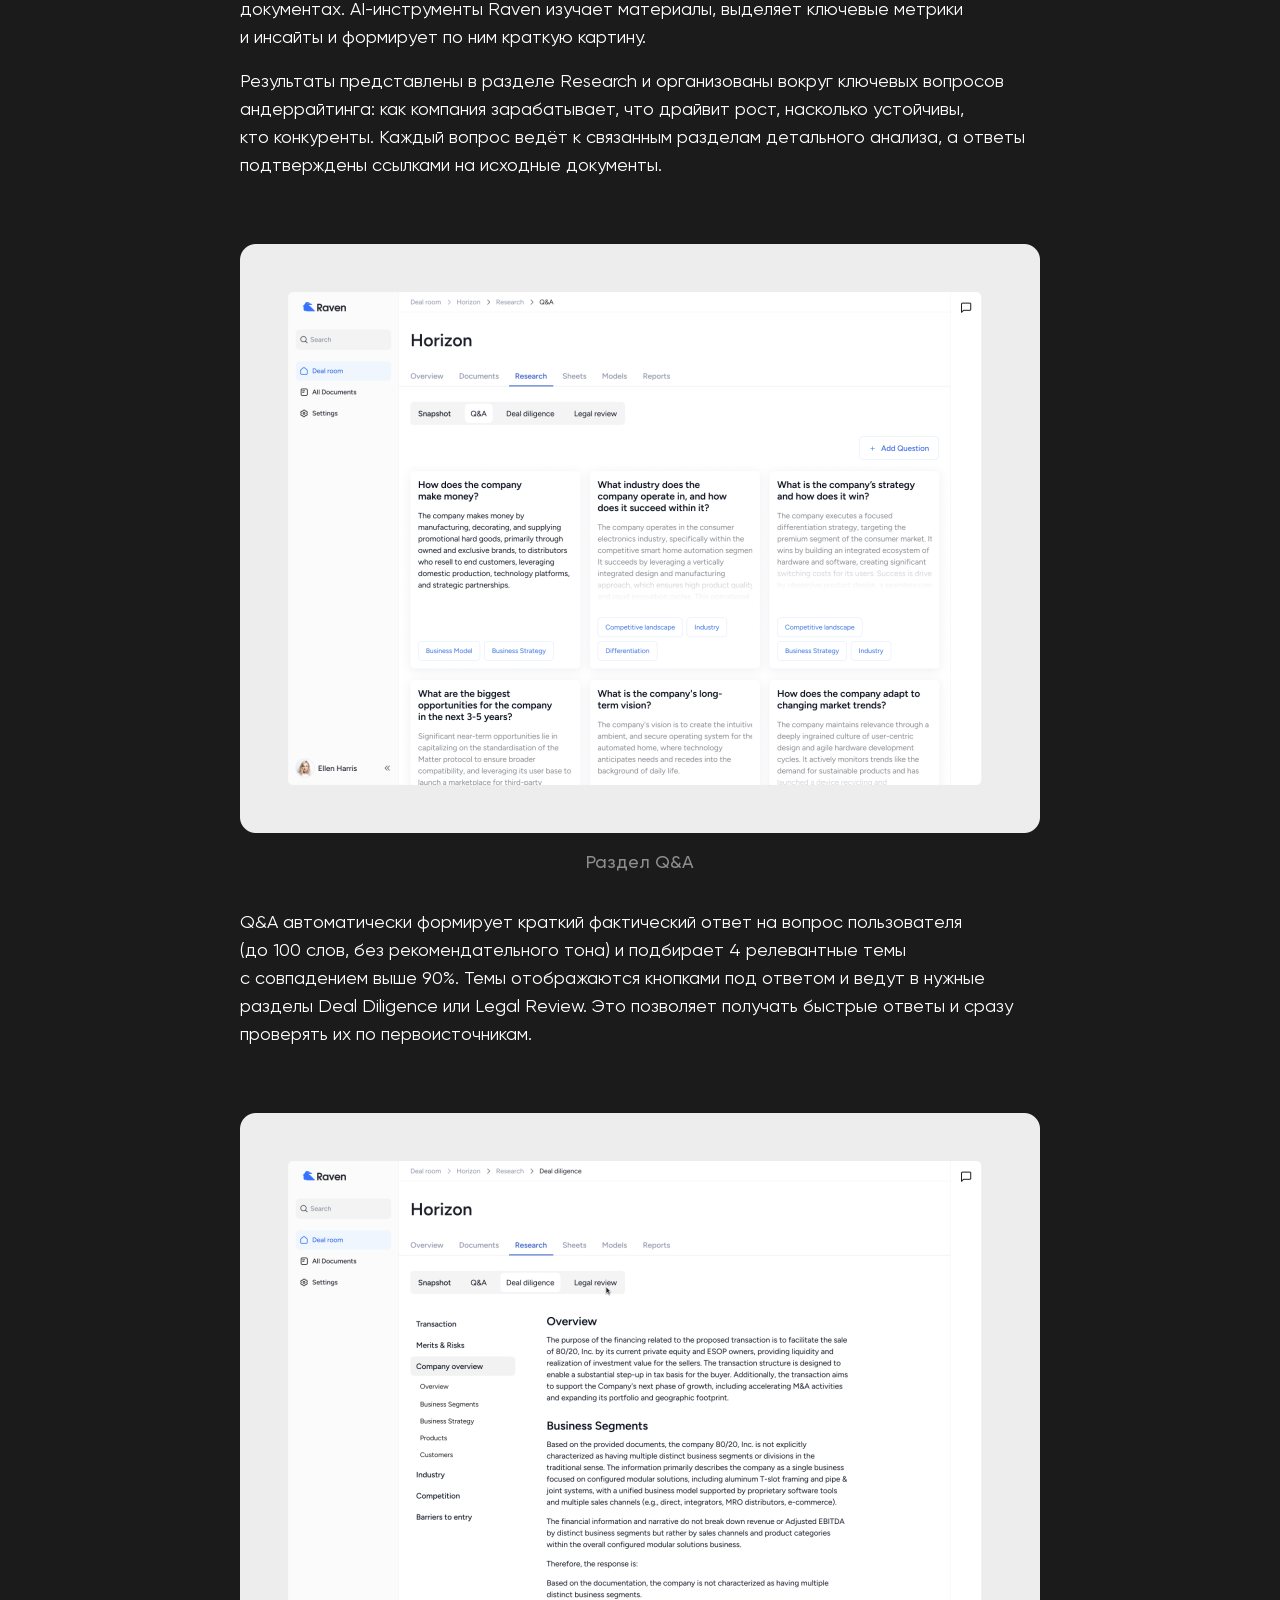
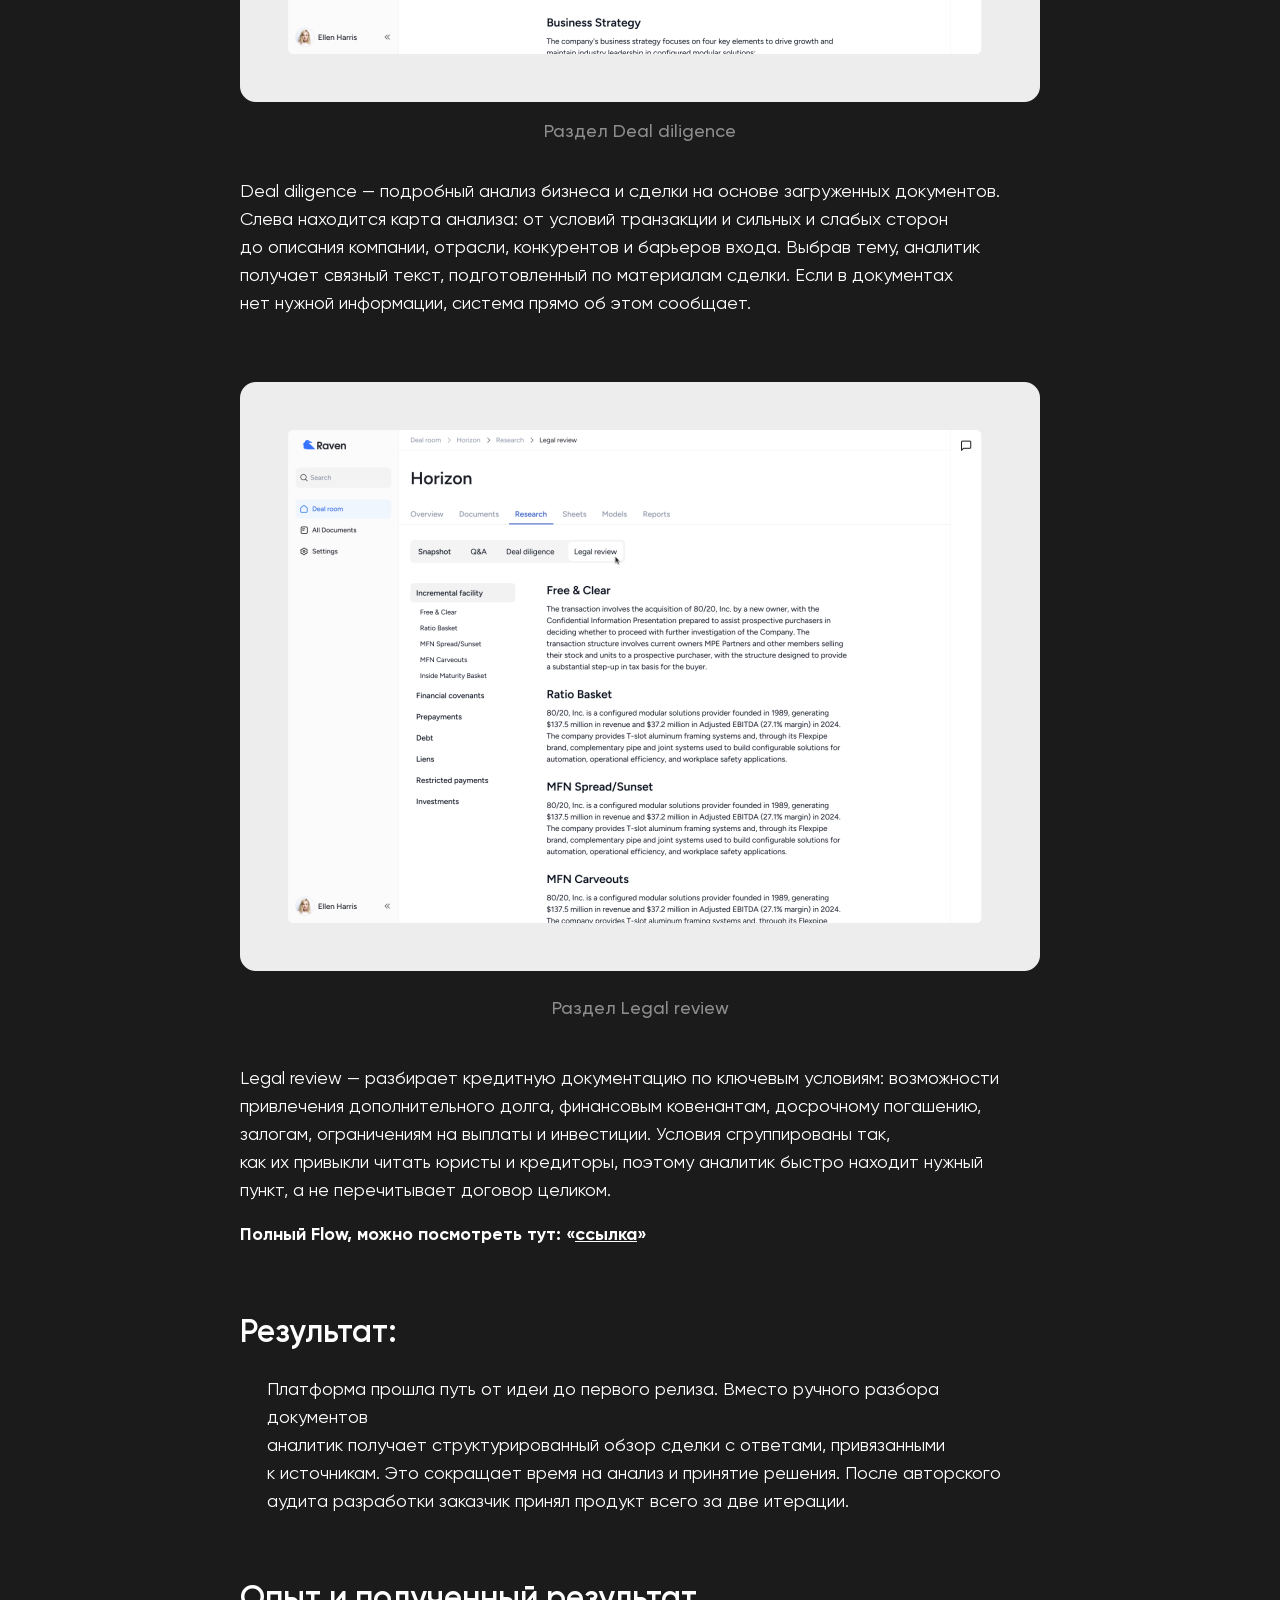
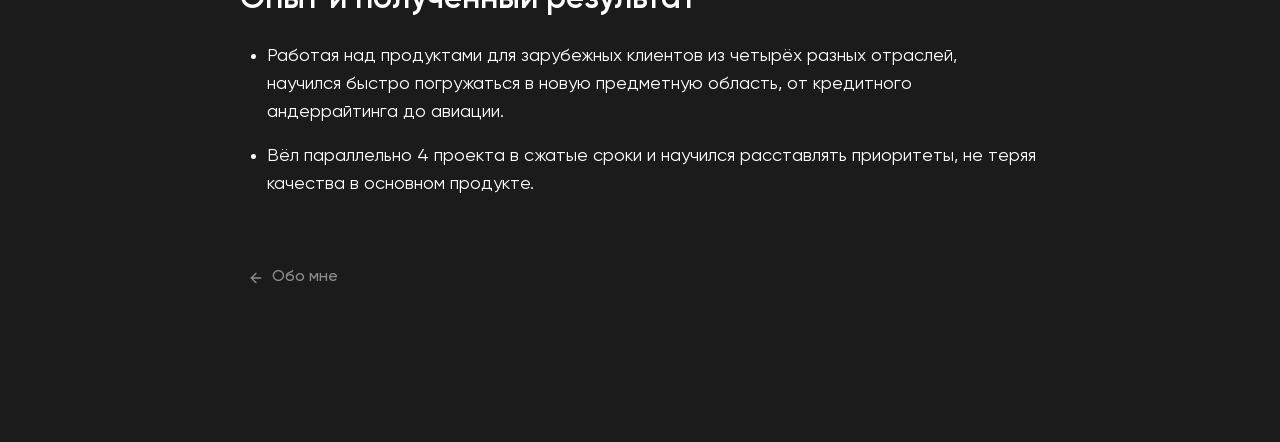
<file: upricing.html>
<!doctype html>
<html lang="ru">
<head>
  <meta charset="utf-8">
  <meta name="viewport" content="width=device-width, initial-scale=1, viewport-fit=cover">
  <title>Кейс Upricing — Эдгар Боровский</title>
  <link rel="stylesheet" href="styles.css?v=2">
  <link rel="stylesheet" href="case.css?v=2">
</head>
<body>
  <main class="cs" id="top">
    <a class="cs-back" href="index.html#cases">
      <img src="assets/arrow-left.svg" alt="" width="16" height="16">
      Обо мне
    </a>

    <div class="cs-content">
      <section class="cs-stack">
        <h1 class="cs-h2">Об агентстве</h1>
        <div class="cs-about">
          <p><strong>Uprising Agency</strong> — международное агентство, специализирующееся на брендинге, веб-<br class="wide">дизайне, разработке цифровых продуктов и создании решений для стартапов.</p>
          <p><b>Ниша:</b> B2B, B2C, E-commerce</p>
          <p><b>Платформы</b>: Web, Mobile, CRM, SaaS</p>
        </div>
      </section>

      <section class="cs-stack cs-role-block">
        <div class="cs-stack">
          <h2 class="cs-h2">Роль в команде</h2>
          <p class="cs-role">Участвовал в работе над 9+ проектами. Работал над проектами полного <br class="wide">цикла — от уточнения требований и проработки UX до создания UI, передачи <br class="wide">макетов в разработку и последующего сопровождения.</p>
        </div>
        <figure class="cs-figure">
          <picture>
            <source media="(max-width: 839px)" srcset="assets/case/role-mobile.png" width="358" height="250">
            <img class="cs-shot" src="assets/case/role-v2.png" alt="Схема работы: формирование задачи, реализация, презентация" width="800" height="400">
          </picture>
          <figcaption class="cs-caption cs-only-mobile">Упрощённый вид процесса работы</figcaption>
        </figure>
      </section>

      <section class="cs-stack cs-stack--32">
        <h2 class="cs-h2">Проекты над которыми работал <br class="wide">в студии</h2>

        <div class="cs-projects">
          <div class="cs-stack cs-intro">
            <div class="cs-stack cs-intro__text">
              <div class="cs-stack">
                <h3 class="cs-h3">Raven Risk AI</h3>
                <p>B2B SaaS-платформа на базе искусственного интеллекта для автоматизации оценки <br class="wide">кредитных рисков и управления портфелями корпоративных займов. Платформа собирает <br class="wide">и анализирует информацию о компании, чтобы помочь принять решение о выдаче кредита</p>
              </div>
              <p class="cs-flow">Полный Flow с описанием, можно посмотреть тут: «<a href="#">ссылка</a>»</p>
            </div>
            <figure class="cs-figure">
              <picture>
                <source media="(max-width: 839px)" srcset="assets/case/raven-flow-mobile.png" width="358" height="250">
                <img class="cs-shot" src="assets/case/raven-flow.png" alt="Flow создания нового проекта в Raven Risk" width="800" height="450">
              </picture>
              <figcaption class="cs-caption">Скриншот из кейса Raven Risk</figcaption>
            </figure>
          </div>

          <div class="cs-stack">
            <h3 class="cs-h3">Цель &amp; Задачи:</h3>
            <p>Моей задачей было сформировать новые пользовательские сценарии, а также <br class="wide">сформировать визуальную составляющую платформы.<br>На текущих скриншотах представлены готовые и реализованные flow, с описанием каждого <br class="wide">экрана и его функциональных особенностей.</p>
          </div>

          <div class="cs-stack cs-stack--28">
            <figure class="cs-figure">
              <img class="cs-shot" src="assets/case/deal-room.png" alt="Главная страница Deal room" width="800" height="583">
              <figcaption class="cs-caption">Главная страница Deal room</figcaption>
            </figure>
            <p>На главной странице собран весь портфель аналитика: название проекта, компания-<br class="wide">заёмщик, спонсор, размер транзакции и даты. Два статуса помогают сразу понять картину: <br class="wide">один показывает этап самой сделки (от первичного отбора до закрытия), другой отражает, <br class="wide">на какой стадии находится анализ.</p>
          </div>

          <div class="cs-stack cs-stack--32">
            <figure class="cs-figure cs-figure--20">
              <img class="cs-shot cs-shot--documents" src="assets/case/documents.png" alt="Раздел документов проекта" width="800" height="579">
              <figcaption class="cs-caption">Раздел документов проекта</figcaption>
            </figure>
            <div class="cs-paragraphs">
              <p>После того, как все файлы получили статус Ready, аналитик запускает комплексный анализ <br class="wide">кнопкой «Start new diligence analysis».</p>
              <p>Система изучает все документы сделки, извлекает ключевые условия, финансовые данные <br class="wide">и факторы риска, и на их основе формирует структурированный обзор компании.</p>
              <p>Ответы на кредитные вопросы привязаны к источникам. Пока анализ выполняется, можно <br class="wide">продолжать работать например, задавать вопросы по документам в чате справа.</p>
              <p>Когда анализ завершается в сделке появляются результаты: раздел Research с ответами <br class="wide">на ключевые вопросы андеррайтинга, базовые финансовые модели и точка входа <br class="wide">для дальнейшей работы в Sheets и Reports.</p>
            </div>
          </div>

          <div class="cs-stack cs-stack--32">
            <figure class="cs-figure cs-figure--20">
              <img class="cs-shot" src="assets/case/analysis.png" alt="Результат комплексного анализа" width="800" height="589">
              <figcaption class="cs-caption">Результат комплексного анализа</figcaption>
            </figure>
            <div class="cs-paragraphs">
              <p>Комплексный анализ — это структурированный обзор сделки, построенный на загруженных <br class="wide">документах. AI-инструменты Raven изучает материалы, выделяет ключевые метрики <br class="wide">и инсайты и формирует по ним краткую картину.</p>
              <p>Результаты представлены в разделе Research и организованы вокруг ключевых вопросов <br class="wide">андеррайтинга: как компания зарабатывает, что драйвит рост, насколько устойчивы, <br class="wide">кто конкуренты. Каждый вопрос ведёт к связанным разделам детального анализа, а ответы <br class="wide">подтверждены ссылками на исходные документы.</p>
            </div>
          </div>

          <div class="cs-stack cs-stack--32">
            <figure class="cs-figure">
              <img class="cs-shot" src="assets/case/qa.png" alt="Раздел Q&amp;A" width="800" height="589">
              <figcaption class="cs-caption">Раздел Q&amp;A</figcaption>
            </figure>
            <p>Q&amp;A автоматически формирует краткий фактический ответ на вопрос пользователя <br class="wide">(до 100 слов, без рекомендательного тона) и подбирает 4 релевантные темы <br class="wide">с совпадением выше 90%. Темы отображаются кнопками под ответом и ведут в нужные <br class="wide">разделы Deal Diligence или Legal Review. Это позволяет получать быстрые ответы и сразу <br class="wide">проверять их по первоисточникам.</p>
          </div>

          <div class="cs-stack cs-stack--32">
            <figure class="cs-figure">
              <img class="cs-shot" src="assets/case/deal-diligence.png" alt="Раздел Deal diligence" width="800" height="589">
              <figcaption class="cs-caption">Раздел Deal diligence</figcaption>
            </figure>
            <p>Deal diligence — подробный анализ бизнеса и сделки на основе загруженных документов. <br class="wide">Слева находится карта анализа: от условий транзакции и сильных и слабых сторон <br class="wide">до описания компании, отрасли, конкурентов и барьеров входа. Выбрав тему, аналитик <br class="wide">получает связный текст, подготовленный по материалам сделки. Если в документах <br class="wide">нет нужной информации, система прямо об этом сообщает.</p>
          </div>

          <div class="cs-stack cs-stack--42">
            <figure class="cs-figure cs-figure--24">
              <img class="cs-shot" src="assets/case/legal-review.png" alt="Раздел Legal review" width="800" height="589">
              <figcaption class="cs-caption">Раздел Legal review</figcaption>
            </figure>
            <div class="cs-stack">
              <p>Legal review — разбирает кредитную документацию по ключевым условиям: возможности <br class="wide">привлечения дополнительного долга, финансовым ковенантам, досрочному погашению, <br class="wide">залогам, ограничениям на выплаты и инвестиции. Условия сгруппированы так, <br class="wide">как их привыкли читать юристы и кредиторы, поэтому аналитик быстро находит нужный <br class="wide">пункт, а не перечитывает договор целиком.</p>
              <p class="cs-flow cs-flow--bold">Полный Flow, можно посмотреть тут: «<a href="https://www.figma.com/design/3xK4tqMy4B4X67YtseuCO9/Cases?node-id=1-6911&amp;t=hED5zXnzmqrRlIx5-1" target="_blank" rel="noopener">ссылка</a>»</p>
            </div>
          </div>

          <div class="cs-stack cs-result">
            <h3 class="cs-h3">Результат:</h3>
            <p class="cs-indent">Платформа прошла путь от идеи до первого релиза. Вместо ручного разбора документов <br class="wide">аналитик получает структурированный обзор сделки с ответами, привязанными <br class="wide">к источникам. Это сокращает время на анализ и принятие решения. После авторского <br class="wide">аудита разработки заказчик принял продукт всего за две итерации.</p>
          </div>

          <div class="cs-stack cs-result">
            <h3 class="cs-h3">Опыт и полученный результат</h3>
            <ul class="cs-list">
              <li>Работая над продуктами для зарубежных клиентов из четырёх разных отраслей, <br class="wide">научился быстро погружаться в новую предметную область, от кредитного <br class="wide">андеррайтинга до авиации.</li>
              <li>Вёл параллельно 4 проекта в сжатые сроки и научился расставлять приоритеты, не теряя <br class="wide">качества в основном продукте.</li>
            </ul>
          </div>
        </div>
      </section>
    </div>

    <a class="cs-back cs-back--bottom" href="index.html#cases">
      <img src="assets/arrow-left.svg" alt="" width="16" height="16">
      Обо мне
    </a>
  </main>

  <button class="to-top" type="button" aria-label="Наверх">
    <img src="assets/chevron-up.svg" alt="" width="24" height="24">
  </button>

  <script src="case.js?v=2"></script>
</body>
</html>
</file>
<file: styles.css>
/* ========== Шрифты ========== */
@font-face { font-family: "Gilroy"; font-weight: 400; font-display: swap; src: url("fonts/Gilroy-Regular.ttf") format("truetype"); }
@font-face { font-family: "Gilroy"; font-weight: 500; font-display: swap; src: url("fonts/Gilroy-Medium.ttf") format("truetype"); }
@font-face { font-family: "Gilroy"; font-weight: 600; font-display: swap; src: url("fonts/Gilroy-Semibold.ttf") format("truetype"); }
@font-face { font-family: "Averta CY"; font-weight: 400; font-display: swap; src: url("fonts/AvertaCY-Regular.otf") format("opentype"); }

/* ========== Цвета из макета ========== */
:root {
  --bg: #1b1b1b;
  --card: #202020;
  --panel: #242424;
  --info: #262626;
  --muted: #8d8d8d;
  --tag: #272727;
  --button: #2e2e2e;
  --active: #313131;
  --surface: #202020;
  --border: #2f2f2f;
  --button-hover: #0058fb;
  --button-pressed: #2c76ff;
  --text: #fefefe;
}

/* ========== База ========== */
*, *::before, *::after { box-sizing: border-box; margin: 0; padding: 0; }
html { scroll-behavior: smooth; }
#contacts, #cases { scroll-margin-top: 40px; }
body {
  background: var(--bg);
  color: var(--text);
  font-family: "Gilroy", sans-serif;
  font-size: 16px;
  line-height: 24px;
  -webkit-font-smoothing: antialiased;
  overflow-wrap: break-word;
}
img { display: block; }
a { color: inherit; text-decoration: none; }
button { font: inherit; color: inherit; background: none; border: 0; cursor: pointer; }
a:focus-visible, button:focus-visible { outline: 2px solid var(--text); outline-offset: 2px; }
/* В макете ссылки без подчёркивания, оно появляется только при наведении */
@media (hover: hover) { .link:hover { text-decoration: underline; text-underline-position: from-font; } }
.narrow { display: none; }
picture > source { display: none; }

/* ========== Навигация, закреплённая внизу экрана ========== */
.dock {
  position: fixed;
  z-index: 10;
  bottom: 32px;
  left: 50%;
  transform: translateX(-50%);
  width: max-content;
  max-width: calc(100% - 16px);
  padding: 8px;
  border: 1px solid var(--border);
  border-radius: 100px;
  background: var(--panel);
}
.nav { display: flex; align-items: center; }
.nav a { flex-shrink: 0; padding: 12px 20px; border-radius: 100px; font-weight: 500; line-height: 19px; white-space: nowrap; }
.nav a.is-active { background: var(--active); font-weight: 600; line-height: 20px; }

/* ========== Колонка страницы ========== */
.page { width: 800px; margin: 0 auto; padding-top: 120px; }

/* ========== Обо мне ========== */
.about { display: flex; flex-direction: column; gap: 44px; }
.about__head { display: flex; flex-direction: column; align-items: flex-start; }
.avatar { position: relative; width: 160px; height: 160px; overflow: hidden; border-radius: 16px; background: #333; }
.avatar img { position: absolute; width: 433.53%; height: 289.08%; left: -171.18%; top: -54.7%; max-width: none; }
.about__name { margin-top: 32px; font-size: 64px; font-weight: 600; line-height: 77px; }
.about__age { margin-top: 12px; font-size: 24px; font-weight: 500; line-height: 29px; color: var(--muted); }
.about__body { display: flex; align-items: flex-start; justify-content: space-between; }
.about__text { width: 470px; font-size: 18px; line-height: 28px; text-wrap: pretty; }
.about__text p + p { margin-top: 16px; }

.aside { display: flex; flex-direction: column; gap: 16px; width: 256px; flex-shrink: 0; }
.info-card {
  position: relative;
  display: flex;
  flex-direction: column;
  align-items: flex-start;
  padding: 24px;
  border-radius: 16px;
  overflow: hidden;
  background: var(--surface);
  font-size: 18px;
  font-weight: 500;
  line-height: 28px;
}
.info-card__label { font-size: 18px; font-weight: 500; line-height: 28px; color: var(--muted); }
.info-card__links { display: flex; align-items: center; gap: 8px; margin-top: 16px; }
.info-card__cv { margin-top: 16px; }
.doodle { position: absolute; max-width: none; pointer-events: none; }
.doodle--contacts { top: -7px; left: 183px; }
.doodle--resume { top: -12px; right: -17px; }

/* ========== Раскрывающиеся разделы ========== */
.sections { display: flex; flex-direction: column; gap: 48px; margin-top: 70px; }
.acc__toggle { display: flex; align-items: center; justify-content: space-between; width: 100%; height: 59px; text-align: left; }
.acc:first-child .acc__toggle { height: 60px; }
.acc__title { font-size: 48px; font-weight: 600; line-height: 58px; }
.acc__icon { position: relative; width: 32px; height: 32px; flex-shrink: 0; }
.acc__icon img { position: absolute; left: 1.667px; }
.acc__plus { top: 2.333px; }
.acc__minus { top: 3.333px; visibility: hidden; }
.acc.is-open .acc__plus { visibility: hidden; }
.acc.is-open .acc__minus { visibility: visible; }
.acc__panel { display: grid; grid-template-rows: 0fr; visibility: hidden; transition: grid-template-rows .35s ease, visibility .35s; }
.acc.is-open .acc__panel { grid-template-rows: 1fr; visibility: visible; }
.acc__clip { min-height: 0; overflow: hidden; }
.acc__content { margin-top: 32px; }

/* Навыки */
.abilities { display: flex; align-items: flex-start; gap: 44px; }
.abilities__col { display: flex; flex-direction: column; gap: 32px; }
.abilities__col--left { width: 396px; }
.abilities__col--right { width: 360px; }
.group { display: flex; flex-direction: column; gap: 16px; }
.group--ai { gap: 24px; }
.group__title { font-size: 32px; font-weight: 600; line-height: 38px; }
.subgroup { display: flex; flex-direction: column; gap: 16px; }
.subgroup__title { font-size: 24px; font-weight: 600; line-height: 29px; }
.tags { display: flex; flex-direction: column; gap: 8px; }
.tags ul { display: flex; gap: 8px; list-style: none; }
.tags li { flex-shrink: 0; padding: 8px 12px; border: 1px solid var(--border); border-radius: 16px; background: var(--tag); white-space: nowrap; }
.note { margin-top: 12px; color: var(--muted); }

/* Достижения */
.awards { display: flex; gap: 16px; }
.award { display: flex; flex-direction: column; justify-content: space-between; gap: 24px; width: 390px; padding: 24px; border-radius: 16px; background: var(--surface); }
.award__main { display: flex; flex-direction: column; gap: 16px; }
.award__photo { position: relative; height: 240px; border: 1px solid var(--border); border-radius: 8px; overflow: hidden; }
.award__photo img { position: absolute; left: 0; top: -.01%; width: 100.69%; height: 100.02%; max-width: none; }
.award__art { position: relative; height: 240px; }
.award__art img { position: absolute; left: calc(50% + .31px); top: calc(50% + .24px); transform: translate(-50%, -50%); }
.award__text { font-size: 18px; line-height: 28px; }
.years { display: flex; gap: 8px; list-style: none; }
.years li { padding: 4px 8px 3px; border-radius: 7px; background: rgba(167, 167, 167, .06); font-family: "Averta CY", "Gilroy", sans-serif; line-height: 19px; }

/* Опыт работы */
.jobs { display: flex; flex-direction: column; gap: 24px; }
.job { display: flex; flex-direction: column; align-items: flex-start; gap: 24px; padding: 24px; border-radius: 16px; background: var(--surface); font-size: 18px; line-height: 28px; }
.job .button { font-size: 16px; }
.job__body { display: flex; flex-direction: column; gap: 16px; width: 100%; }
.job__head { display: flex; align-items: center; gap: 16px; }
.job__name { margin-bottom: 4px; font-size: 24px; font-weight: 600; line-height: 29px; }
.job__dates { color: var(--muted); }
.job__results > p { margin-bottom: 8px; font-weight: 600; }
.job__results ul { list-style: none; }
.job__results li { position: relative; margin-left: 27px; }
.job__results li + li { margin-top: 8px; }
.job__results li::before { content: ""; position: absolute; left: -16px; top: 12px; width: 4px; height: 4px; border-radius: 50%; background: currentColor; }

.logo { position: relative; flex-shrink: 0; width: 64px; height: 64px; overflow: hidden; border-radius: 16px; background: #fff; }
.logo > img { position: absolute; max-width: none; }
.logo--uprising > img { left: 12.6%; top: 12.96%; width: 73.88%; height: 73.88%; }
.logo--carloson { background: #bcbcbc; }
.logo--carloson > img, .logo--disarto > img { inset: 0; width: 100%; height: 100%; object-fit: cover; }
.logo--bash > img { left: 14.82%; top: 14.25%; width: 70.74%; height: 70.74%; }

/* Образование */
.study { display: flex; align-items: stretch; gap: 16px; }
.study__card { display: flex; flex-direction: column; gap: 32px; padding: 24px; border-radius: 16px; background: var(--surface); }
.study__card--main { width: 487px; min-height: 402px; }
.study__card--extra { width: 297px; }
.study__title { font-size: 24px; font-weight: 600; line-height: 29px; }
.study__college { display: flex; flex-direction: column; align-items: flex-start; gap: 16px; font-size: 18px; line-height: 28px; }
.study__link { font-weight: 600; line-height: 21.6px; }
.study__college { margin-bottom: -2px; }
.study__date { margin-top: auto; font-size: 16px; line-height: 24px; color: var(--muted); }
.study .logo { width: 52px; height: 52px; border-radius: 13px; }
.logo--college { background: linear-gradient(to bottom, #1636fe, #7c24f2); }
.logo--disarto { background: #afafaf; }
.logo--figma { background: #303030; }
.logo--figma > img { left: 16.25px; top: 11.375px; width: 19.5px; height: 29.25px; object-fit: cover; }
/* Значок колледжа собран из восьми частей, как в макете */
.part { position: absolute; }
.part--0 { left: 36.4px; top: 29.9px; width: 7.8px; height: 26px; }
.part--1 { left: 29.9px; top: 36.4px; width: 5.2px; height: 20.8px; }
.part--2 { left: 5.2px; top: 27.3px; width: 7.8px; height: 26px; transform: rotate(90deg); }
.part--3 { left: 2.6px; top: 22.1px; width: 5.2px; height: 20.8px; transform: rotate(90deg); }
.part--4 { left: 7.8px; top: -2.6px; width: 7.8px; height: 26px; transform: rotate(180deg); }
.part--5 { left: 16.9px; top: -3.9px; width: 5.2px; height: 20.8px; transform: rotate(180deg); }
.part--6 { left: 39px; top: 0; width: 7.8px; height: 26px; transform: rotate(-90deg); }
.part--7 { left: 44.2px; top: 10.4px; width: 5.2px; height: 20.8px; transform: rotate(-90deg); }
.courses { display: flex; flex-direction: column; gap: 24px; list-style: none; }
.courses li { display: flex; flex-direction: column; gap: 16px; }
.course { display: flex; flex-direction: column; align-items: flex-start; gap: 4px; }
.course__row { display: flex; align-items: center; justify-content: space-between; width: 100%; }
.course__name { font-size: 18px; font-weight: 600; line-height: 22px; }
.course__date, .course__school { color: var(--muted); }

/* ========== Кейсы ========== */
.cases__title { margin-top: 70px; font-size: 48px; font-weight: 600; line-height: 59px; }
.cases__list { display: flex; flex-direction: column; gap: 48px; margin-top: 32px; }

.case { display: flex; flex-direction: column; gap: 32px; padding: 20px; border-radius: 16px; background: var(--card); }
.case__top { display: flex; flex-direction: column; gap: 24px; }

.cover { position: relative; height: 400px; overflow: hidden; border-radius: 24px; }
.cover::after { content: ""; position: absolute; inset: 0; border: 1px solid var(--border); border-radius: inherit; pointer-events: none; }
.cover > img { position: absolute; max-width: none; }

/* Положение картинок и фоны обложек перенесены из макета */
.cover--upricing { background: linear-gradient(49deg, #efefef 30%, #b5cbff 100%); }
.cover--upricing > img { width: 131.8075%; height: 184.4477%; left: 12.133%; top: 14.25%; }
.cover--carloson { background: radial-gradient(357px 242px at 50% 50%, rgba(157, 157, 157, .3), rgba(0, 0, 0, 0)), #141414; }
.cover--carloson > img { width: 64.1233%; height: 162.4455%; left: 17.962%; top: -18.9%; }
.cover--bash { background: #fedfd0; }
.cover--bash > img { width: 62.3684%; height: 119.4355%; left: 18.816%; top: -9.8125%; }
.cover--walleto { background: #212221; }
.cover--walleto > img { width: 116.4193%; height: 135.0827%; left: -8.21%; top: -35.083%; }

.cover__tags { position: absolute; z-index: 1; left: 16px; bottom: 16px; display: flex; gap: 8px; }
.cover__tags li { list-style: none; padding: 4px 8px; border-radius: 8px; background: var(--card); font-family: "Averta CY", "Gilroy", sans-serif; line-height: 19px; }

.case__info { display: flex; align-items: flex-end; justify-content: space-between; }
.case__about { display: flex; flex-direction: column; gap: 16px; width: 423px; }
.case__name { font-size: 32px; font-weight: 600; line-height: 38px; }
.case__desc { color: var(--muted); }
.case__buttons { display: flex; align-items: center; gap: 8px; flex-shrink: 0; }
.button { display: flex; align-items: center; justify-content: center; gap: 4px; padding: 18px; border-radius: 26px; font-weight: 500; line-height: 19px; white-space: nowrap; }
/* Состояния кнопки: обычная, наведение, нажатие */
.button--filled { background: var(--button); transition: background-color .15s ease; }
@media (hover: hover) {
  .button--filled:hover { background: var(--button-hover); }
}
.button--filled:active { background: var(--button-pressed); }

.case__details { display: flex; flex-direction: column; gap: 24px; }
.block { display: flex; flex-direction: column; gap: 20px; }
.block__title { font-size: 24px; font-weight: 600; line-height: 29px; }

/* Таблица «задача — результат» */
.table { list-style: none; }
.table__row { display: flex; }
.table__row:not(:last-child) { margin-bottom: -1px; }
.table__task, .table__result { padding: 16px; border: 1px solid var(--border); }
.table__task { width: 320px; flex-shrink: 0; margin-right: -1px; background: var(--info); font-weight: 600; }
.table__result { flex: 1; min-width: 0; }
.table__row:first-child .table__task { border-top-left-radius: 24px; }
.table__row:first-child .table__result { border-top-right-radius: 24px; }
.table__row:last-child .table__task { border-bottom-left-radius: 24px; }
.table__row:last-child .table__result { border-bottom-right-radius: 24px; }
.table-more { display: none; }

.skills { display: flex; flex-wrap: wrap; gap: 8px; list-style: none; }
.skills li { padding: 8px 12px; border: 1px solid var(--border); border-radius: 16px; background: var(--tag); white-space: nowrap; }

/* Четвёртая карточка (Walleto) отличается в макете */
.case--walleto { padding: 24px; border-radius: 24px; }
.case--walleto .case__buttons { gap: 4px; }
.case--walleto .table__task { background: var(--panel); }

/* ========== Подвал ========== */
.footer { width: 816px; margin: 0 auto; padding: 80px 0 160px; }
.footer__card { position: relative; display: flex; justify-content: space-between; align-items: flex-start; overflow: hidden; padding: 24px; border-radius: 24px; background: var(--surface); }
.footer picture { display: contents; }
.footer__links { display: flex; gap: 40px; height: 55px; }
.footer__col { display: flex; flex-direction: column; gap: 8px; }
.footer__label { font-weight: 500; line-height: 21px; color: var(--muted); }
.footer__row { display: flex; align-items: center; gap: 8px; font-size: 18px; font-weight: 500; line-height: 28px; }
.footer__sign { display: flex; flex-direction: column; align-items: flex-end; gap: 13px; font-weight: 500; line-height: 21px; }
.footer__year { color: var(--muted); }
.footer__doodle { position: absolute; left: 409px; top: 11px; pointer-events: none; }

/* ========== Мобильная версия по макету 390 px ========== */
@media (max-width: 839px) {
  .wide { display: none; }
  .narrow { display: inline; }
  .page { width: auto; padding-top: 64px; }
  #contacts, #cases { scroll-margin-top: 16px; }
  .dock { bottom: calc(16px + env(safe-area-inset-bottom)); }

  .about { gap: 32px; padding: 0 16px; }
  .about__name { margin-top: 28px; font-size: 44px; line-height: 52.8px; }
  .about__body { flex-direction: column; gap: 24px; }
  .about__text, .aside { width: 100%; }

  .sections { gap: 0; margin-top: 32px; }
  .acc__toggle, .acc:first-child .acc__toggle { height: 110px; padding: 32px 16px; }
  .acc__title, .cases__title { font-size: 38px; line-height: 46px; }
  .acc__content { margin-top: 0; padding: 0 16px 32px; }

  /* Навыки идут одной колонкой в своём порядке */
  .abilities { flex-direction: column; gap: 28px; }
  .abilities__col { display: contents; }
  .group { width: 100%; }
  .group--ux { order: 1; }
  .group--ui { order: 2; }
  .group--ds { order: 3; }
  .group--ai { order: 4; }
  .group--apps { order: 5; }
  .group__title { font-size: 28px; line-height: 33.6px; }
  .group--apps .group__title { font-size: 24px; line-height: 29px; }
  .tags { flex-direction: row; flex-wrap: wrap; }
  .tags ul { display: contents; }
  .group--ds .tags { flex-direction: column; flex-wrap: nowrap; }
  .group--ds .tags ul { display: flex; }
  .tags li { flex-shrink: 1; white-space: normal; }

  .awards { flex-direction: column; gap: 24px; }
  .award { width: 100%; min-height: 430px; padding: 20px; }

  .job { padding: 20px; }
  .job__head { flex-direction: column; align-items: flex-start; }
  .job > .button { align-self: stretch; }

  .study { flex-direction: column; gap: 24px; }
  .study__card { padding: 20px; }
  .study__card--main, .study__card--extra { width: 100%; min-height: 0; }

  .cases__title { margin-top: 0; padding: 32px 16px; }
  .cases__list { gap: 24px; margin-top: 0; padding: 0 16px; }
  .case, .case--walleto { padding: 20px; border-radius: 16px; }
  .cover { height: 350px; }
  .cover--upricing > img { width: 560px; height: auto; left: 24px; top: 56px; }
  .cover--carloson > img { width: auto; height: 130%; left: 50%; top: -10%; transform: translateX(-50%); }
  .cover--bash > img { width: auto; height: 114%; left: 50%; top: -6%; transform: translateX(-50%); }
  .cover--walleto > img { width: 212.245%; height: 119.018%; left: -56.12%; top: -18.89%; }
  .case__info { flex-direction: column; align-items: stretch; gap: 20px; }
  .case__about { width: 100%; }
  .case__buttons, .case--walleto .case__buttons { flex-direction: column; align-items: stretch; gap: 12px; }
  .button--flow { border: 1px solid var(--border); }

  .case__details { gap: 28px; }
  .block__title { line-height: 24px; }
  .table-wrap { display: flex; flex-direction: column; gap: 16px; }
  .table__row { flex-direction: column; }
  .table__task { width: auto; margin: 0 0 -1px; }
  .table__result { color: var(--muted); font-weight: 500; }
  .table__row .table__task, .table__row .table__result { border-radius: 0; }
  .table__row:first-child .table__task { border-radius: 24px 24px 0 0; }
  .table__row:last-child .table__result { border-radius: 0 0 24px 24px; }
  /* Сначала видны две задачи, остальные открывает кнопка */
  .table-wrap:not(.is-expanded) .table__row:nth-child(n+3) { display: none; }
  .table-wrap:not(.is-expanded) .table__row:nth-child(2) .table__result { border-radius: 0 0 24px 24px; }
  .table-more { display: flex; }
  .skills li { white-space: normal; }

  .footer { width: auto; padding: 64px 16px calc(112px + env(safe-area-inset-bottom)); }
  .footer__card { flex-direction: column; align-items: stretch; gap: 44px; }
  .footer__links { flex-direction: column; gap: 24px; height: auto; }
  .footer__col { gap: 6px; }
  .footer__sign { align-items: center; gap: 6px; font-size: 14px; line-height: 28px; }
  .footer__year { font-size: 16px; line-height: 21px; }
  .footer__doodle { left: auto; right: -6px; top: -18px; }
}

@media (prefers-reduced-motion: reduce) {
  html { scroll-behavior: auto; }
  *, *::before, *::after { transition: none !important; }
}

.no-motion, .no-motion * { scroll-behavior: auto !important; transition: none !important; }
</file>
<file: case.css>
/* Страница кейса. Шрифты, цвета и сброс стилей берутся из styles.css */
@font-face { font-family: "Gilroy"; font-weight: 700; font-display: swap; src: url("fonts/Gilroy-Bold.ttf") format("truetype"); }

.cs { width: 800px; margin: 0 auto; padding: 120px 0 147px; font-size: 18px; line-height: 28px; }

.cs-back { display: flex; align-items: center; gap: 8px; width: max-content; font-size: 16px; font-weight: 500; line-height: 19px; color: var(--muted); transition: color .15s ease; }
.cs-back:hover, .cs-back:focus-visible { color: var(--text); }
.cs-back--bottom { margin-top: 62px; padding: 8px; color: var(--text); opacity: .5; transition: opacity .15s ease; }
.cs-back--bottom:hover, .cs-back--bottom:focus-visible { opacity: 1; }

.cs-content { display: flex; flex-direction: column; gap: 64px; margin-top: 30px; }
.cs-stack { display: flex; flex-direction: column; gap: 16px; }
.cs-stack--28 { gap: 28px; }
.cs-stack--32 { gap: 32px; }
.cs-stack--42 { gap: 42px; }
.cs-role-block { gap: 32px; }
.cs-intro, .cs-intro__text, .cs-result { gap: 24px; }
.cs-projects { display: flex; flex-direction: column; gap: 64px; }

.cs-h2, .cs-h3, .cs-caption, .cs-flow { font-feature-settings: "locl" 0; }
.cs-h2 { font-size: 48px; font-weight: 600; line-height: 57.6px; }
.cs-h3 { font-size: 32px; font-weight: 600; line-height: 38px; }

.cs-about p + p, .cs-paragraphs p + p { margin-top: 16px; }
.cs-about strong { font-weight: 600; }
.cs-about b { font-weight: 500; }
.cs-role { width: 666px; }
.cs-flow { font-size: 16px; font-weight: 600; line-height: 20px; }
.cs-flow--bold { font-size: 18px; font-weight: 700; line-height: 29px; }
.cs-flow--bold a { text-decoration: underline; }

.cs-figure { display: flex; flex-direction: column; align-items: center; gap: 16px; }
.cs-figure--20 { gap: 20px; }
.cs-figure--24 { gap: 24px; }
.cs-figure picture { display: contents; }
.cs-shot { display: block; width: 800px; }
.cs-shot--documents { height: auto; aspect-ratio: 800 / 578.947; }
.cs-caption { font-weight: 500; text-align: center; opacity: .5; }
.cs-only-mobile { display: none; }

.cs-indent { padding-left: 27px; }
.cs-list { list-style: none; }
.cs-list li { position: relative; padding-left: 27px; }
.cs-list li + li { margin-top: 16px; }
.cs-list li::before { content: ""; position: absolute; left: 11px; top: 12px; width: 5px; height: 5px; border-radius: 50%; background: currentColor; }

/* Плавающая стрелка «наверх» */
.to-top {
  position: fixed;
  z-index: 10;
  bottom: 28px;
  left: calc(50% + 432px);
  display: flex;
  padding: 12px;
  border-radius: 100px;
  background: #323232;
  opacity: 0;
  visibility: hidden;
  transition: opacity .2s ease, visibility .2s;
}
.to-top.is-visible { opacity: 1; visibility: visible; }

/* Если справа от колонки не хватает места, стрелка прижимается к краю окна */
@media (max-width: 1000px) {
  .to-top { left: auto; right: 16px; bottom: calc(16px + env(safe-area-inset-bottom)); }
}

/* ========== Мобильная версия по макету 390 px ========== */
@media (max-width: 839px) {
  .cs { width: auto; padding: 64px 16px 96px; }
  .wide { display: none; }
  .cs-content { gap: 44px; margin-top: 32px; }
  .cs-h2 { font-size: 38px; line-height: 45.6px; }
  .cs-h3 { font-size: 28px; line-height: 33.6px; }
  .cs-role { width: auto; }
  .cs-role-block { gap: 24px; }
  .cs-projects { gap: 32px; }
  /* на мобильном все блоки после вступления идут через 24 px */
  .cs-projects > * + * + * { margin-top: -8px; }
  .cs-intro { gap: 28px; }
  .cs-intro__text { gap: 20px; }
  .cs-stack--28, .cs-stack--32, .cs-stack--42 { gap: 20px; }
  .cs-figure, .cs-figure--20, .cs-figure--24 { gap: 16px; }
  .cs-result { gap: 16px; }
  .cs-shot { width: 100%; height: auto; }
  .cs-caption { color: var(--muted); opacity: 1; }
  .cs-only-mobile { display: block; }
  .cs-back--bottom { margin-top: 44px; padding: 0; }
}
</file>
